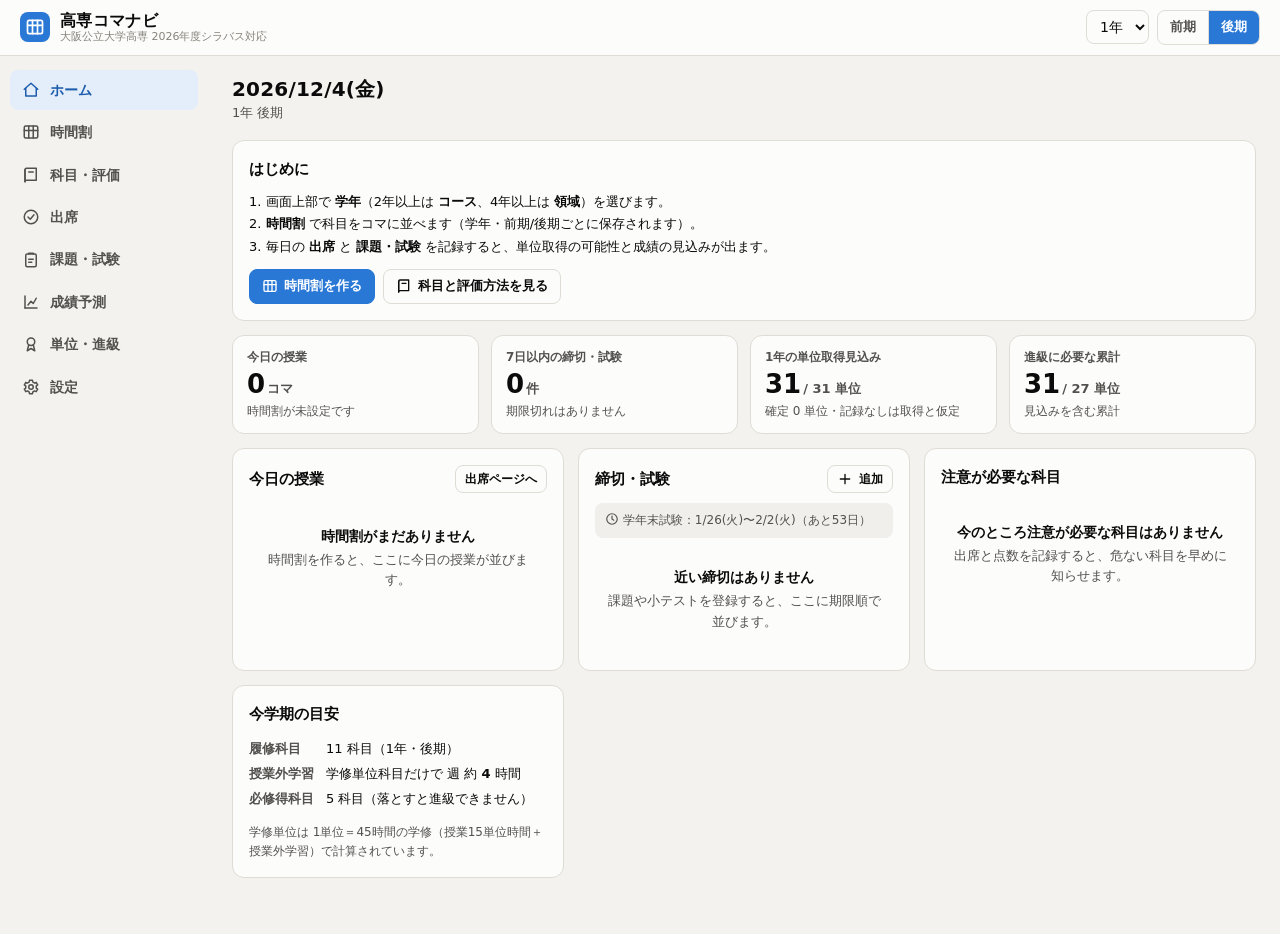
<file: index.html>
<!DOCTYPE html>
<html lang="ja">
<head>
<meta charset="UTF-8">
<meta name="viewport" content="width=device-width, initial-scale=1, viewport-fit=cover">
<title>高専コマナビ — 大阪公立大学高専 時間割・単位ナビ</title>
<meta name="description" content="大阪公立大学工業高等専門学校 2026年度シラバスをもとにした時間割・出席・課題・成績予測アプリ（ブラウザだけで動作）">
<meta name="theme-color" content="#2a78d6">
<link rel="icon" href="data:image/svg+xml,%3Csvg xmlns='http://www.w3.org/2000/svg' viewBox='0 0 32 32'%3E%3Crect width='32' height='32' rx='7' fill='%232a78d6'/%3E%3Cpath d='M8 9h16M8 16h16M8 23h16M13 6v20M20 6v20' stroke='%23fff' stroke-width='2' stroke-linecap='round'/%3E%3C/svg%3E">
<link rel="stylesheet" href="css/style.css">
</head>
<body>
<div id="app">
  <header class="appbar" id="appbar"></header>
  <nav class="nav" id="nav" aria-label="メインメニュー"></nav>
  <main class="page" id="page" tabindex="-1"></main>
</div>
<div id="modal-root"></div>
<div id="toast" class="toast" role="status" aria-live="polite"></div>
<noscript><p style="padding:24px">このアプリは JavaScript を有効にして開いてください。</p></noscript>
<script src="js/data.js"></script>
<script src="js/core.js"></script>
<script src="js/calc.js"></script>
<script src="js/ui.js"></script>
<script src="js/pages-timetable.js"></script>
<script src="js/pages-study.js"></script>
<script src="js/pages-credits.js"></script>
<script src="js/main.js"></script>
</body>
</html>
</file>
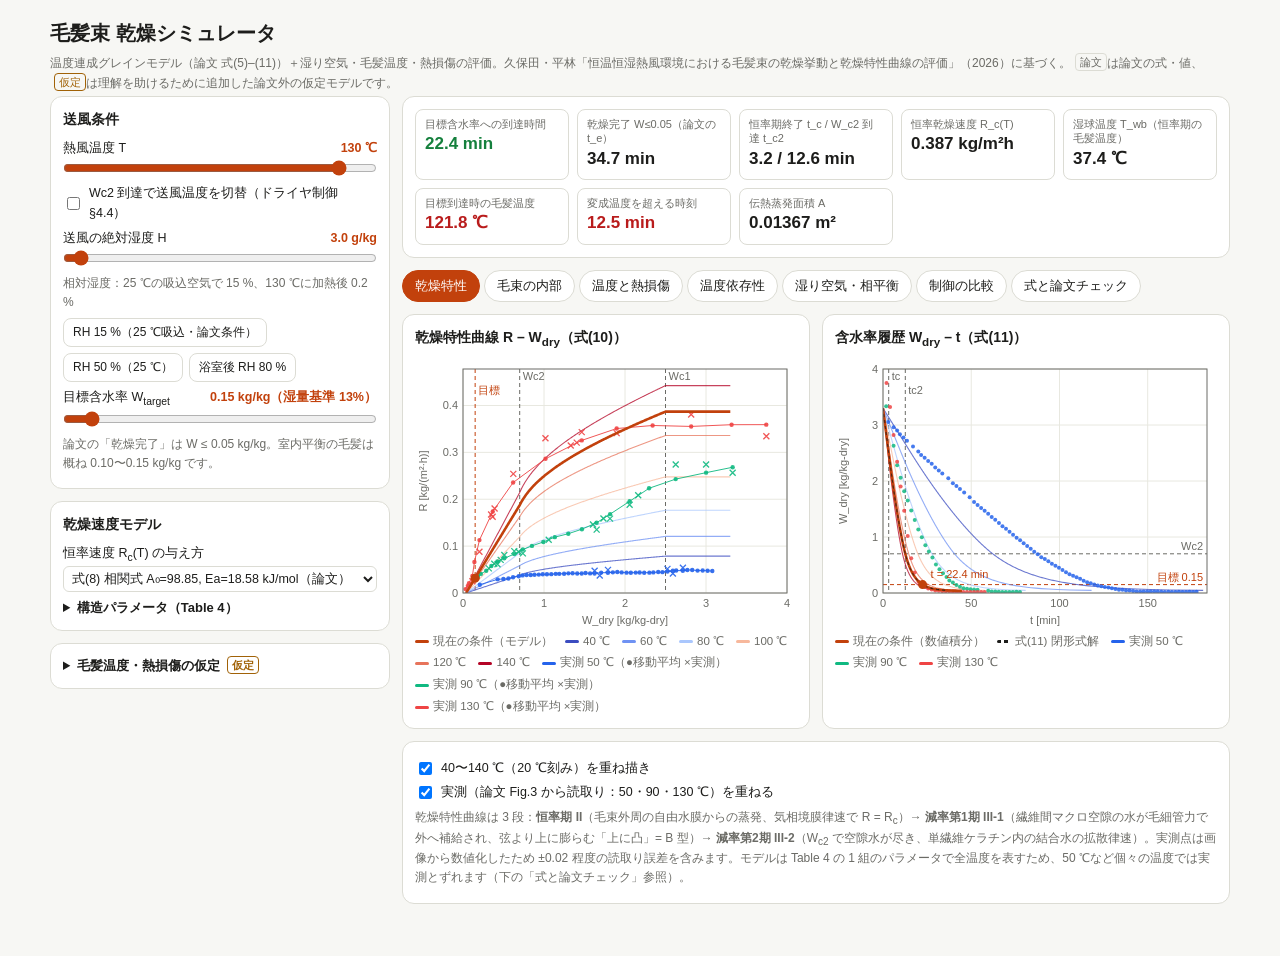
<file: simulator/index.html>
<!DOCTYPE html>
<html lang="ja"><head><meta charset="utf-8">
<meta name="viewport" content="width=device-width, initial-scale=1, viewport-fit=cover">
<title>毛髪束乾燥シミュレータ</title>
<style>
:root{--bg:#f7f7f4;--fg:#1d1d1b;--mut:#6b6b66;--card:#fff;--bd:#dcdcd4;--ac:#c2410c;--grid:#e8e8e0;--warn:#b91c1c;--ok:#15803d;--water:#2563eb;--keratin:#c8a878}
@media (prefers-color-scheme:dark){:root:not([data-theme="light"]){--bg:#16161a;--fg:#ececea;--mut:#9a9a94;--card:#222226;--bd:#3a3a40;--ac:#fb923c;--grid:#33333a;--warn:#f87171;--ok:#4ade80;--water:#60a5fa;--keratin:#a88a5c}}
:root[data-theme="dark"]{--bg:#16161a;--fg:#ececea;--mut:#9a9a94;--card:#222226;--bd:#3a3a40;--ac:#fb923c;--grid:#33333a;--warn:#f87171;--ok:#4ade80;--water:#60a5fa;--keratin:#a88a5c}
*{box-sizing:border-box}
body{margin:0;background:var(--bg);color:var(--fg);font:14px/1.55 -apple-system,"Hiragino Sans","Noto Sans JP","Yu Gothic",sans-serif;padding:14px max(14px,env(safe-area-inset-right)) 40px max(14px,env(safe-area-inset-left))}
.wrap{max-width:1180px;margin:auto}
h1{font-size:20px;margin:4px 0 2px}h2{font-size:14px;margin:0 0 8px}h3{font-size:13px;margin:10px 0 4px}
p.s,.s{color:var(--mut);font-size:12px;margin:4px 0}
.layout{display:grid;grid-template-columns:340px 1fr;gap:12px;align-items:start}
@media (max-width:860px){.layout{grid-template-columns:1fr}}
.side{position:sticky;top:8px;max-height:calc(100vh - 16px);overflow:auto}
@media (max-width:860px){.side{position:static;max-height:none}}
.card{background:var(--card);border:1px solid var(--bd);border-radius:12px;padding:12px;margin-bottom:12px;min-width:0}
.row{display:grid;grid-template-columns:1fr auto;gap:0 8px;margin:6px 0;font-size:12.5px}
.row b{font-variant-numeric:tabular-nums;color:var(--ac);font-weight:600}
input[type=range]{grid-column:1/3;width:100%;accent-color:var(--ac);margin:2px 0}
select{grid-column:1/3;width:100%;padding:4px;border-radius:6px;border:1px solid var(--bd);background:var(--card);color:var(--fg);font-size:12.5px}
label.c{font-size:12.5px;display:flex;gap:6px;align-items:center;margin:5px 0}
button{background:var(--card);color:var(--fg);border:1px solid var(--bd);border-radius:8px;padding:5px 9px;font-size:12px;cursor:pointer}
button:hover{border-color:var(--ac)}
.btns{display:flex;flex-wrap:wrap;gap:6px;margin:6px 0}
.kpi{display:grid;grid-template-columns:repeat(auto-fill,minmax(150px,1fr));gap:8px}
.k{border:1px solid var(--bd);border-radius:8px;padding:7px 9px}.k small{color:var(--mut);display:block;font-size:11px;line-height:1.3}.k span{font-size:17px;font-weight:600;font-variant-numeric:tabular-nums}
.k.w span{color:var(--warn)}.k.g span{color:var(--ok)}
.grid2{display:grid;grid-template-columns:1fr 1fr;gap:12px}
@media (max-width:1100px){.grid2{grid-template-columns:1fr}}
canvas{width:100%;display:block}
canvas.ch{height:270px}
.tabs{display:flex;gap:4px;flex-wrap:wrap;margin-bottom:12px}
.tabs button{border-radius:999px;padding:6px 12px;font-size:13px}
.tabs button.on{background:var(--ac);color:#fff;border-color:var(--ac)}
.pane{display:none}.pane.on{display:block}
table{border-collapse:collapse;width:100%;font-size:12px;font-variant-numeric:tabular-nums}
th,td{border-bottom:1px solid var(--bd);padding:5px 6px;text-align:right;white-space:nowrap}
th:first-child,td:first-child{text-align:left}
th{color:var(--mut);font-weight:500}
.tw{overflow-x:auto}
.eq{font-family:"Times New Roman",serif;font-size:14px;overflow-x:auto;padding:6px 8px;background:var(--bg);border-radius:6px;margin:6px 0;white-space:nowrap}
.tag{display:inline-block;font-size:10.5px;border:1px solid var(--bd);border-radius:4px;padding:0 4px;color:var(--mut);margin-left:4px;vertical-align:1px}
.tag.as{border-color:#a16207;color:#a16207}
details summary{cursor:pointer;font-size:13px;font-weight:600}
.bundle{display:grid;grid-template-columns:minmax(220px,320px) 1fr;gap:12px;align-items:center}
@media (max-width:600px){.bundle{grid-template-columns:1fr}}
#cvB{height:auto;aspect-ratio:1;max-width:320px;margin:auto}
ul.chk{padding-left:18px;margin:4px 0;font-size:12.5px}ul.chk li{margin:3px 0}
.leg{display:flex;flex-wrap:wrap;gap:4px 12px;font-size:11.5px;color:var(--mut);margin-top:4px}
.leg i{display:inline-block;width:14px;height:3px;vertical-align:middle;margin-right:4px;border-radius:2px}
</style></head><body><div class="wrap">
<h1>毛髪束 乾燥シミュレータ</h1>
<p class="s">温度連成グレインモデル（論文 式(5)–(11)）＋湿り空気・毛髪温度・熱損傷の評価。久保田・平林「恒温恒湿熱風環境における毛髪束の乾燥挙動と乾燥特性曲線の評価」（2026）に基づく。<span class="tag">論文</span>は論文の式・値、<span class="tag as">仮定</span>は理解を助けるために追加した論文外の仮定モデルです。</p>

<div class="layout">
<!-- ===== 左：操作パネル ===== -->
<div class="side">
<div class="card"><h2>送風条件</h2>
<div class="row"><span>熱風温度 T</span><b id="vT"></b><input type="range" id="T" min="40" max="140" step="1" value="130"></div>
<label class="c"><input type="checkbox" id="sw">Wc2 到達で送風温度を切替（ドライヤ制御 §4.4）</label>
<div class="row" id="swr"><span>切替後の温度 T₂</span><b id="vT2"></b><input type="range" id="T2" min="25" max="140" step="1" value="60"></div>
<div class="row"><span>送風の絶対湿度 H</span><b id="vH"></b><input type="range" id="H" min="1" max="60" step="0.5" value="3"></div>
<p class="s" id="vRH"></p>
<div class="btns"><button data-h="3">RH 15 %（25 ℃吸込・論文条件）</button><button data-h="9.9">RH 50 %（25 ℃）</button><button data-h="16">浴室後 RH 80 %</button></div>
<div class="row"><span>目標含水率 W<sub>target</sub></span><b id="vTg"></b><input type="range" id="tg" min="0.05" max="1.5" step="0.01" value="0.15"></div>
<p class="s">論文の「乾燥完了」は W ≤ 0.05 kg/kg。室内平衡の毛髪は概ね 0.10〜0.15 kg/kg です。</p>
</div>

<div class="card"><h2>乾燥速度モデル</h2>
<div class="row"><span>恒率速度 R<sub>c</sub>(T) の与え方</span><span></span>
<select id="rcm">
<option value="eq8">式(8) 相関式 A₀=98.85, Ea=18.58 kJ/mol（論文）</option>
<option value="t3">Table 3 恒率期 A₀=1.70×10³, Ea=27.60 kJ/mol（論文）</option>
<option value="ht">伝熱律速 R_c = h(T−T_wb)/L（130 ℃実測に h を合わせる）</option>
</select></div>
<details><summary>構造パラメータ（Table 4）</summary><div id="pp"></div>
<div class="btns"><button id="b2c1">β₂ を Wc2 で C¹ 連続となる値に</button><button id="b2z">β₂ = 0（Fig.6 の直線減率）</button><button id="rst">初期値に戻す</button></div>
<p class="s" id="b2note"></p>
<label class="c"><input type="checkbox" id="weIso">We を収着等温線（GAB）から決める <span class="tag as">相平衡</span></label>
</details>
</div>

<div class="card"><details><summary>毛髪温度・熱損傷の仮定 <span class="tag as">仮定</span></summary>
<div class="row"><span>結合水の脱着熱 q₀（W→0）</span><b id="vq0"></b><input type="range" id="q0" min="0" max="1500" step="50" value="1000"></div>
<div class="row"><span>ケラチン変成温度（乾燥毛）</span><b id="vtdd"></b><input type="range" id="tdd" min="100" max="240" step="5" value="150"></div>
<div class="row"><span>ケラチン変成温度（湿潤毛）</span><b id="vtdw"></b><input type="range" id="tdw" min="50" max="150" step="5" value="80"></div>
<div class="row"><span>色素退色の活性化エネルギー</span><b id="vEd"></b><input type="range" id="Ed" min="20" max="120" step="5" value="60"></div>
<p class="s">変成温度 T<sub>den</sub>(W) = T<sub>dry</sub> − (T<sub>dry</sub> − T<sub>wet</sub>)(1 − e<sup>−W/0.1</sup>)：水分が多いほど低い（DSC 文献の傾向）。色抜け指数は ∫exp[−E<sub>d</sub>/R(1/T<sub>s</sub> − 1/333 K)]dt で、「60 ℃で何分加熱したのと同等か」を表します。いずれも定性的な比較用です。</p>
</details></div>
</div>

<!-- ===== 右：結果 ===== -->
<div>
<div class="card"><div class="kpi" id="kpi"></div></div>

<div class="tabs" id="tabs">
<button data-p="p1" class="on">乾燥特性</button><button data-p="p2">毛束の内部</button><button data-p="p3">温度と熱損傷</button><button data-p="p4">温度依存性</button><button data-p="p5">湿り空気・相平衡</button><button data-p="p6">制御の比較</button><button data-p="p7">式と論文チェック</button>
</div>

<div class="pane on" id="p1">
<div class="grid2">
<div class="card"><h2>乾燥特性曲線 R – W<sub>dry</sub>（式(10)）</h2><canvas class="ch" id="c1"></canvas><div class="leg" id="l1"></div></div>
<div class="card"><h2>含水率履歴 W<sub>dry</sub> – t（式(11)）</h2><canvas class="ch" id="c2"></canvas><div class="leg" id="l2"></div></div>
</div>
<div class="card">
<label class="c"><input type="checkbox" id="cmp" checked>40〜140 ℃（20 ℃刻み）を重ね描き</label>
<label class="c"><input type="checkbox" id="exp" checked>実測（論文 Fig.3 から読取り：50・90・130 ℃）を重ねる</label>
<p class="s">乾燥特性曲線は 3 段：<b>恒率期 II</b>（毛束外周の自由水膜からの蒸発、気相境膜律速で R = R<sub>c</sub>）→ <b>減率第1期 III-1</b>（繊維間マクロ空隙の水が毛細管力で外へ補給され、弦より上に膨らむ「上に凸」= B 型）→ <b>減率第2期 III-2</b>（W<sub>c2</sub> で空隙水が尽き、単繊維ケラチン内の結合水の拡散律速）。実測点は画像から数値化したため ±0.02 程度の読取り誤差を含みます。モデルは Table 4 の 1 組のパラメータで全温度を表すため、50 ℃など個々の温度では実測とずれます（下の「式と論文チェック」参照）。</p>
</div>
</div>

<div class="pane" id="p2">
<div class="card"><h2>階層的グレインモデル：毛束（ペレット）と単繊維（グレイン）</h2>
<div class="bundle"><canvas id="cvB" width="320" height="320"></canvas>
<div><div class="row"><span>時間 t</span><b id="vts"></b><input type="range" id="ts" min="0" max="1000" step="1" value="0"></div>
<div class="btns"><button id="play">▶ 再生</button></div>
<div class="kpi" id="kb"></div>
<p class="s" id="phaseTxt"></p></div></div>
<p class="s">外側の水色の輪＝毛束外周の自由水膜、繊維のすき間の青＝マクロ空隙水（半径 r<sub>m</sub> の湿潤核が後退）、繊維の色＝繊維内の結合水（θ）。外枠の色は毛髪温度（青：低温 → 赤：高温）。r<sub>m</sub> は空隙水量に比例する円柱核として r<sub>m</sub> = R<sub>0</sub>√[(W − W<sub>c2</sub>)/(W<sub>c1</sub> − W<sub>c2</sub>)] で描画しています（可視化のための仮定）。</p></div>
</div>

<div class="pane" id="p3">
<div class="card"><h2>毛髪温度 T<sub>s</sub> – t <span class="tag as">仮定</span></h2><canvas class="ch" id="c3" style="height:300px"></canvas><div class="leg" id="l3"></div>
<p class="s">集中定数の熱収支：C dT<sub>s</sub>/dt = G(T<sub>air</sub> − T<sub>s</sub>) − ṁ[L(T<sub>s</sub>) + q<sub>s</sub>(W)]、C = m<sub>h</sub>(1300 + 4180W)。総括伝熱コンダクタンス G は恒率期に T<sub>s</sub> が湿球温度 T<sub>wb</sub> になるよう較正（Lewis 数 = 1）。q<sub>s</sub>(W) = q₀e<sup>−W/0.11</sup> は結合水の脱着熱。水が蒸発している間は潜熱で冷やされ T<sub>s</sub> ≈ T<sub>wb</sub>、W<sub>c2</sub> 以降は蒸発が細り T<sub>s</sub> が上昇、乾燥完了後は送風温度まで一気に上がる——論文 §3.2 の SEM で見られたキューティクル熱融着の原因です。</p></div>
<div class="grid2">
<div class="card"><h2>熱損傷の累積</h2><canvas class="ch" id="c4"></canvas><div class="leg" id="l4"></div></div>
<div class="card"><h2>この条件での損傷指標</h2><div class="kpi" id="kd"></div>
<p class="s">「変成超過量」= ∫max(0, T<sub>s</sub> − T<sub>den</sub>(W))dt［K·min］。0 なら一度も変成温度を超えていません。目標含水率に達した時点で送風を止める想定で評価しています。</p></div>
</div>
</div>

<div class="pane" id="p4">
<div class="grid2">
<div class="card"><h2>アレニウスプロット（論文 Fig.4・Table 3）</h2><canvas class="ch" id="c5"></canvas><div class="leg" id="l5"></div>
<p class="s">点は論文 Fig.4 から読取り、破線はその回帰。各期の見かけの活性化エネルギーは 25〜28 kJ/mol に収まり、水の蒸発潜熱（約 40〜44 kJ/mol）より小さい → 減率期でも毛細管補給と境膜拡散が効いている、というのが論文の主張です。実線は現在選択中の R<sub>c</sub>(T) モデル。</p></div>
<div class="card"><h2>温度と特性値（モデル vs 実測 Table 2）</h2><div class="tw"><table id="tbT"></table></div>
<p class="s">t<sub>e</sub>：乾燥完了時間（モデルは W ≤ 0.05 kg/kg）。実測の W<sub>c1</sub>・W<sub>c2</sub>・W<sub>e</sub> は温度ごとに異なりますが、モデルは温度によらず一定（Table 4）と仮定しています。</p></div>
</div>
</div>

<div class="pane" id="p5">
<div class="grid2">
<div class="card"><h2>湿り空気：送風温度と湿球温度・相対湿度</h2><canvas class="ch" id="c6"></canvas><div class="leg" id="l6"></div>
<p class="s">絶対湿度 H 一定の空気を加熱すると相対湿度は急低下し（加熱除湿）、湿球温度はゆっくりしか上がりません。恒率期の毛髪温度は湿球温度に張り付くため、高温送風でも濡れている間は毛髪は比較的低温です。</p></div>
<div class="card"><h2>毛髪の水分収着等温線（GAB 式） <span class="tag as">仮定</span></h2><canvas class="ch" id="c7"></canvas><div class="leg" id="l7"></div>
<p class="s">W = X<sub>m</sub>CKa<sub>w</sub>/[(1 − Ka<sub>w</sub>)(1 − Ka<sub>w</sub> + CKa<sub>w</sub>)]、X<sub>m</sub> = 0.07, C = 8, K = 0.8（ヒト毛髪の文献値の傾向に合わせた値）。平衡含水率は「空気の相対湿度」で決まり、乾燥のゴール W<sub>e</sub> を与えます（相平衡）。</p></div>
</div>
</div>

<div class="pane" id="p6">
<div class="card"><h2>送風プロファイルの比較</h2><div class="tw"><table id="tbS"></table></div>
<p class="s">各行を同じ毛束・同じ湿度で計算し、目標含水率に達した時点で送風停止とした比較です。加熱量指数 = ∫(T<sub>air</sub> − 25)dt（風量一定とした相対的な電力量の目安）。「高温→W<sub>c2</sub>で低温」が、速さと熱損傷の両立を狙う論文 §4.4 の提案です。</p></div>
<div class="card"><h2>毛髪温度の比較</h2><canvas class="ch" id="c8" style="height:300px"></canvas><div class="leg" id="l8"></div></div>
</div>

<div class="pane" id="p7">
<div class="card"><h2>モデル式（論文）</h2>
<div class="eq">A = 4W<sub>0</sub>/(dρ)　(3)　　R = −(W<sub>0</sub>/A)·dW/dt　(4)</div>
<div class="eq">R(W;T) = R<sub>c</sub>(T)　(W ≥ W<sub>c1</sub>)；　R<sub>c</sub>/[1 + α<sub>M</sub> ln(u<sub>1</sub>/u)]　(W<sub>c2</sub> ≤ W &lt; W<sub>c1</sub>)；　R<sub>c2</sub>*θ[1 + β<sub>2</sub>(1 − θ)]　(W<sub>e</sub> &lt; W &lt; W<sub>c2</sub>)　(10)</div>
<div class="eq">u = W − W<sub>c2</sub> + δ,　u<sub>1</sub> = W<sub>c1</sub> − W<sub>c2</sub> + δ,　θ = (W − W<sub>e</sub>)/(W<sub>c2</sub> − W<sub>e</sub>),　R<sub>c2</sub>* = R<sub>c</sub>/[1 + α<sub>M</sub> ln(u<sub>1</sub>/δ)]　(9)</div>
<div class="eq">t(W;T) = (W<sub>init</sub> − W)/K<sub>c</sub>；　t<sub>c</sub> + [(1 + α<sub>M</sub>)(W<sub>c1</sub> − W) − α<sub>M</sub>u ln(u<sub>1</sub>/u)]/K<sub>c</sub>；　t<sub>c2</sub> + [ln(1/θ) + ln(1 + β<sub>2</sub>(1 − θ))]/[K<sub>2</sub>(1 + β<sub>2</sub>)]　(11)</div>
<div class="eq">K<sub>c</sub> = (A/W<sub>0</sub>)R<sub>c</sub>,　K<sub>2</sub> = (A/W<sub>0</sub>)R<sub>c2</sub>*/(W<sub>c2</sub> − W<sub>e</sub>)　（R が W<sub>c2</sub> で連続となる条件から）</div>
<p class="s">シミュレータは式(11)の閉形式解（一定温度）と、式(10)の数値積分（温度切替・毛髪温度の計算）の両方を使っています。下の「検算」で両者が一致することを確認できます。</p>
</div>
<div class="card"><h2>検算と論文との対応チェック</h2><ul class="chk" id="chk"></ul></div>
</div>
</div>
</div>

<script>
"use strict";
// ---------- 論文 Fig.3 から数値化した実測データ（tools/digitize_figs.py） ----------
const EXP={"RW":{"130C_MA5":[[3.744,0.3591],[3.316,0.359],[2.817,0.3553],[2.341,0.3573],[1.897,0.3508],[1.466,0.3255],[1.019,0.2863],[0.619,0.2356],[0.367,0.1737],[0.203,0.1128],[0.141,0.0661],[0.116,0.0363],[0.074,0.0208],[0.06,0.0152],[0.032,0.0083]],"130C_measured":[[3.745,0.3344],[2.817,0.3808],[1.897,0.3411],[1.466,0.3432],[1.404,0.3207],[1.33,0.3145],[1.018,0.3301],[0.621,0.2541],[0.39,0.1803],[0.366,0.1627],[0.347,0.1676],[0.203,0.0879],[0.145,0.0335],[0.116,0.025]],"50C_MA5":[[3.078,0.0468],[3.02,0.0475],[2.959,0.0479],[2.896,0.0478],[2.83,0.0491],[2.77,0.049],[2.714,0.0475],[2.632,0.0479],[2.591,0.0476],[2.524,0.0456],[2.462,0.0445],[2.41,0.0447],[2.35,0.0439],[2.301,0.0434],[2.237,0.0433],[2.181,0.0436],[2.132,0.0435],[2.072,0.0432],[2.019,0.0434],[1.959,0.0439],[1.905,0.0449],[1.85,0.0441],[1.789,0.043],[1.706,0.0435],[1.624,0.0416],[1.569,0.0418],[1.513,0.0427],[1.465,0.0415],[1.41,0.0415],[1.353,0.0421],[1.301,0.0419],[1.248,0.0411],[1.189,0.0409],[1.145,0.0409],[1.09,0.0402],[1.036,0.0399],[0.985,0.0399],[0.936,0.0392],[0.883,0.0388],[0.836,0.0385],[0.785,0.0385],[0.735,0.0375],[0.688,0.0357],[0.618,0.0336],[0.561,0.0308],[0.499,0.0299],[0.428,0.0291],[0.207,0.0177]],"50C_measured":[[2.715,0.0538],[2.591,0.0417],[2.524,0.0515],[1.79,0.0494],[1.688,0.0374],[1.625,0.0475]],"90C_MA5":[[3.329,0.2682],[3.001,0.2567],[2.626,0.2429],[2.297,0.2234],[2.057,0.1956],[1.816,0.1682],[1.65,0.1499],[1.468,0.1361],[1.3,0.1265],[1.133,0.1191],[0.992,0.1089],[0.851,0.1005],[0.739,0.0928],[0.633,0.083],[0.51,0.0741],[0.424,0.0671],[0.35,0.0575],[0.287,0.0476],[0.22,0.0407],[0.184,0.0346],[0.144,0.0275]],"90C_measured":[[3.329,0.2566],[3.001,0.2741],[2.626,0.274],[2.163,0.2084],[2.057,0.1881],[1.815,0.1587],[1.734,0.1589],[1.65,0.1352],[1.605,0.1461],[1.058,0.1137],[0.739,0.0846],[0.686,0.088],[0.633,0.0894],[0.51,0.081],[0.465,0.0707],[0.426,0.0612],[0.386,0.0624],[0.319,0.0526]]},"WT":{"130C":[[2.0,3.749],[4.0,3.321],[6.0,2.821],[8.0,2.345],[10.0,1.901],[12.0,1.468],[14.0,1.02],[16.0,0.622],[18.0,0.368],[20.1,0.203],[21.6,0.143],[23.6,0.119],[25.6,0.081],[27.6,0.063],[29.6,0.045],[31.6,0.038],[33.6,0.034],[35.6,0.031],[37.6,0.031],[39.6,0.027],[41.6,0.022],[43.6,0.022],[45.6,0.02],[47.6,0.02],[49.6,0.02],[51.6,0.02],[53.6,0.02],[55.6,0.02],[57.6,0.02]],"50C":[[3.0,3.053],[6.0,2.962],[8.0,2.9],[9.6,2.834],[11.6,2.776],[13.6,2.72],[17.0,2.616],[20.0,2.527],[21.6,2.465],[23.6,2.414],[25.6,2.358],[27.6,2.307],[29.6,2.242],[31.6,2.186],[33.6,2.136],[37.0,2.049],[39.6,1.962],[41.6,1.911],[43.6,1.855],[46.0,1.793],[49.1,1.708],[51.6,1.626],[53.6,1.573],[55.6,1.519],[57.6,1.47],[59.6,1.416],[61.6,1.356],[63.6,1.306],[65.7,1.251],[67.7,1.192],[69.7,1.148],[71.7,1.094],[73.7,1.042],[75.7,0.987],[77.7,0.942],[79.7,0.888],[81.7,0.839],[83.7,0.79],[85.7,0.738],[87.7,0.691],[89.7,0.638],[91.7,0.606],[93.7,0.566],[95.7,0.523],[97.7,0.485],[99.7,0.45],[101.7,0.412],[103.7,0.369],[105.7,0.333],[107.7,0.306],[109.7,0.28],[111.7,0.253],[113.7,0.217],[115.7,0.192],[117.7,0.174],[119.7,0.15],[121.7,0.134],[123.7,0.121],[125.7,0.107],[127.7,0.096],[129.7,0.085],[131.7,0.072],[133.7,0.058],[135.7,0.056],[137.7,0.043],[139.7,0.043],[141.7,0.036],[143.7,0.029],[145.7,0.029],[147.7,0.027],[149.7,0.025],[151.7,0.027],[153.7,0.027],[155.7,0.025],[157.7,0.022],[159.7,0.02],[161.7,0.022],[163.7,0.02],[165.7,0.02],[167.7,0.022],[169.7,0.02],[171.7,0.02],[173.7,0.022],[175.7,0.02],[177.7,0.022]],"90C":[[1.8,3.335],[6.0,2.63],[8.0,2.28],[10.0,2.059],[12.0,1.817],[14.0,1.652],[16.0,1.471],[18.0,1.302],[20.0,1.136],[22.0,0.994],[24.0,0.852],[26.0,0.74],[28.0,0.635],[30.0,0.511],[32.0,0.426],[34.0,0.351],[36.0,0.287],[37.6,0.222],[39.6,0.186],[41.6,0.143],[43.6,0.11],[45.6,0.085],[47.6,0.078],[49.6,0.069],[51.6,0.063],[53.6,0.056],[59.6,0.038],[61.6,0.025],[63.6,0.025],[65.6,0.022],[67.6,0.02],[69.6,0.02],[71.6,0.02],[73.6,0.02],[75.6,0.022],[77.6,0.02]]}};
// 論文 Table 2（実測の特性値）
const TAB2={50:{Rc:0.048,Wc1:3.124,Wc2:0.744,tc:20,te:148,We:0.182},90:{Rc:0.252,Wc1:3.009,Wc2:2.068,tc:7,te:78,We:0.171},130:{Rc:0.355,Wc1:2.247,Wc2:0.623,tc:10,te:42,We:0.098}};
// 論文 Fig.4 から読取った ln k（130, 90, 50 ℃）
const ARR={Rc:[-1.032,-1.377,-3.045],Rc2:[-1.445,-1.50,-3.25],K2:[-0.873,-2.27,-2.99]};
const EXPC={"50C":"#2563eb","90C":"#10b981","130C":"#ef4444"};
const TC=[[40,"#3b4cc0"],[60,"#6f92f3"],[80,"#aac7fd"],[100,"#f7b89c"],[120,"#e7745b"],[140,"#b40426"]];

// ---------- パラメータ ----------
const D={Winit:[3.30,2,4,0.01,"初期含水率 W_init [kg/kg]"],Wc1:[2.50,1,3.3,0.01,"第1臨界含水率 Wc1 [kg/kg]"],Wc2:[0.70,0.2,1.5,0.01,"第2臨界含水率 Wc2 [kg/kg]"],We:[0.038,0,0.2,0.001,"終局平衡含水率 We [kg/kg]"],aM:[0.35,0,1.5,0.01,"αM マクロ細孔拡散抵抗係数 [−]"],dl:[0.09,0.01,0.3,0.005,"δ 境界平滑化パラメータ [−]"],b2:[0,-0.9,2,0.01,"β₂ 単繊維二次補正係数 [−]（論文に値なし）"],W0:[0.3553,0.05,3,0.0001,"正味絶乾質量 W0 [g]"],d:[80,40,120,1,"単繊維径 d [μm]"]};
const P={};const $=id=>document.getElementById(id);
for(const k in D)$("pp").insertAdjacentHTML("beforeend",`<div class="row"><span>${D[k][4]}</span><b id="v${k}"></b><input type="range" id="p${k}" min="${D[k][1]}" max="${D[k][2]}" step="${D[k][3]}" value="${D[k][0]}"></div>`);
const RHO=1300,Rg=8.314,TREF=25;

// ---------- 湿り空気 ----------
function ps(T){return Math.pow(10,T>100?8.14019-1810.94/(244.485+T):8.07131-1730.63/(233.426+T))*0.133322;} // Antoine [kPa]
const Lv=T=>2501-2.37*T; // 蒸発潜熱 [kJ/kg]
const H2p=H=>H*101.325/(0.622+H);
const RH=(T,H)=>Math.min(1,H2p(H)/ps(T));
function Twb(T,H){let lo=-10,hi=T;for(let i=0;i<60;i++){const m=(lo+hi)/2,p=ps(m),Hs=p>=101.3?1e3:0.622*p/(101.325-p);((T-m)*(1.006+1.86*H)-Lv(m)*(Hs-H)>0)?lo=m:hi=m;}return (lo+hi)/2;}
// GAB 収着等温線
const GAB=a=>{const Xm=0.07,C=8,K=0.8;return Xm*C*K*a/((1-K*a)*(1-K*a+C*K*a));};

// ---------- 乾燥速度（論文 式(8)〜(11)） ----------
let H=0.003;
function Rc(T){const m=$("rcm").value;
 if(m==="t3")return 1.70e3*Math.exp(-27600/(Rg*(T+273.15)));
 if(m==="ht"){const h=0.355*Lv(Twb(130,H))/(130-Twb(130,H));return Math.max(0,h*(T-Twb(T,H))/Lv(Twb(T,H)));}
 return 98.85*Math.exp(-18580/(Rg*(T+273.15)));}
const area=()=>4*(P.W0/1000)/(P.d*1e-6*RHO); // [m2]
const kA=()=>area()/(P.W0/1000)/60; // R[kg/m2h] → dW/dt[1/min]
const u1=()=>P.Wc1-P.Wc2+P.dl;
const Dn=()=>1+P.aM*Math.log(u1()/P.dl);
const Rc2s=T=>Rc(T)/Dn();
function rate(W,T){const c=Rc(T);
 if(W>=P.Wc1)return c;
 if(W>=P.Wc2)return c/(1+P.aM*Math.log(u1()/(W-P.Wc2+P.dl)));
 if(W>P.We){const th=(W-P.We)/(P.Wc2-P.We);return Rc2s(T)*th*(1+P.b2*(1-th));}
 return 0;}
function tAnalytic(W,T){const Kc=kA()*Rc(T);if(Kc<=0)return Infinity;
 if(W>=P.Wc1)return (P.Winit-W)/Kc;
 const tc=(P.Winit-P.Wc1)/Kc;
 if(W>=P.Wc2){const u=W-P.Wc2+P.dl;return tc+((1+P.aM)*(P.Wc1-W)-P.aM*u*Math.log(u1()/u))/Kc;}
 const tc2=tc+((1+P.aM)*(P.Wc1-P.Wc2)-P.aM*P.dl*Math.log(u1()/P.dl))/Kc;
 if(W<=P.We)return Infinity;
 const K2=kA()*Rc2s(T)/(P.Wc2-P.We),th=(W-P.We)/(P.Wc2-P.We);
 return tc2+(Math.log(1/th)+Math.log(1+P.b2*(1-th)))/(K2*(1+P.b2));}
const b2C1=()=>1-P.aM*(P.Wc2-P.We)/(P.dl*Dn());

// ---------- 時間積分：含水率＋毛髪温度＋損傷 ----------
const Tden=W=>{const a=+$("tdd").value,b=+$("tdw").value;return a-(a-b)*(1-Math.exp(-W/0.1));};
function calib(T){const tw=Twb(T,H),r=Rc(T);return{tw,G:area()*r/3600*Lv(tw)*1000/Math.max(T-tw,0.5)};}
// prof(W) → 送風温度。tg に達したら（stopAtTarget のとき）送風停止。
function sim(prof,tg,opt={}){
 const dt=0.01,mh=P.W0/1000,k=kA(),q0=+$("q0").value,Ed=+$("Ed").value*1000,cache={};
 let t=0,W=P.Winit,Ts=TREF,i=0,tt=null,tc=null,tc2=null,te=null,maxTs=Ts,over=0,cf=0,heat=0,cx=null,TsTg=null;
 const pts=[],end=opt.tEnd||600;
 while(t<end){const Ta=prof(W),r=rate(W,Ta),cb=cache[Ta]||(cache[Ta]=calib(Ta));
  if(i++%20===0)pts.push([t,W,Ts,Ta,Tden(W),over,cf]);
  if(tc===null&&W<P.Wc1)tc=t;if(tc2===null&&W<P.Wc2)tc2=t;if(te===null&&W<=0.05)te=t;
  if(tt===null&&W<=tg){tt=t;TsTg=Ts;if(opt.stop)break;}
  if(tt!==null&&te!==null&&t>Math.max(tt,te)+(opt.tail??8))break;
  if(W<=P.We+1e-4&&tt===null&&t>5&&Math.abs(cb.G*(Ta-Ts))<1e-4)break;
  const qs=q0*Math.exp(-W/0.11),C=mh*(1300+4180*W),m=area()*r/3600; // m: 蒸発速度 [kg/s]
  Ts+=(cb.G*(Ta-Ts)-m*(Lv(Ts)+qs)*1000)/C*dt*60;
  W=Math.max(P.We,W-k*r*dt);
  if(tt===null||!opt.stop){const ex=Ts-Tden(W);if(ex>0){over+=ex*dt;if(cx===null)cx=t;}
   cf+=Math.exp(-Ed/Rg*(1/(Ts+273.15)-1/333.15))*dt;heat+=(Ta-TREF)*dt;}
  maxTs=Math.max(maxTs,Ts);t+=dt;}
 pts.push([t,W,Ts,prof(W),Tden(W),over,cf]);
 return{pts,tt,tc,tc2,te,maxTs,over,cf,heat,cx,TsTg};}

// ---------- 描画ユーティリティ ----------
const css=n=>getComputedStyle(document.documentElement).getPropertyValue(n).trim();
function nice(a,b,n=5){const r=(b-a)/n,p=Math.pow(10,Math.floor(Math.log10(r))),f=r/p,s=(f<1.5?1:f<3?2:f<7?5:10)*p,out=[];for(let v=Math.ceil(a/s-1e-9)*s;v<=b+1e-9;v+=s)out.push(+v.toFixed(10));return out;}
function plot(cv,o){const d=devicePixelRatio||1,w=cv.clientWidth,h=cv.clientHeight;if(!w)return null;cv.width=w*d;cv.height=h*d;const g=cv.getContext("2d");g.scale(d,d);
 const mut=css("--mut"),gr=css("--grid"),fg=css("--fg"),L=48,R=o.y2?46:10,T=10,B=36;
 const [x0,x1]=o.x,[y0,y1]=o.y,X=x=>L+(x-x0)/(x1-x0)*(w-L-R),Y=y=>h-B-(y-y0)/(y1-y0)*(h-B-T);
 g.font="11px sans-serif";g.lineWidth=1;g.strokeStyle=gr;g.fillStyle=mut;
 for(const x of nice(x0,x1,Math.max(3,Math.floor(w/80)))){g.beginPath();g.moveTo(X(x),T);g.lineTo(X(x),h-B);g.stroke();g.textAlign="center";g.fillText(+x.toFixed(3),X(x),h-B+14);}
 for(const y of nice(y0,y1,5)){g.beginPath();g.moveTo(L,Y(y));g.lineTo(w-R,Y(y));g.stroke();g.textAlign="right";g.fillText(+y.toFixed(3),L-5,Y(y)+4);}
 g.textAlign="center";g.fillText(o.xl,(L+w-R)/2,h-5);g.save();g.translate(12,(h-B+T)/2);g.rotate(-Math.PI/2);g.fillText(o.yl,0,0);g.restore();
 let Y2=null;if(o.y2){const[a,b]=o.y2.r;Y2=y=>h-B-(y-a)/(b-a)*(h-B-T);g.textAlign="left";for(const y of nice(a,b,5))g.fillText(+y.toFixed(3),w-R+5,Y2(y)+4);g.save();g.translate(w-6,(h-B+T)/2);g.rotate(Math.PI/2);g.textAlign="center";g.fillText(o.y2.l,0,0);g.restore();}
 g.save();g.beginPath();g.rect(L,T,w-L-R,h-B-T);g.clip();
 for(const v of o.v||[]){g.setLineDash([4,3]);g.strokeStyle=v.c||mut;g.beginPath();g.moveTo(X(v.x),T);g.lineTo(X(v.x),h-B);g.stroke();g.setLineDash([]);g.fillStyle=v.c||mut;g.textAlign="left";g.fillText(v.l,X(v.x)+3,T+11+(v.dy||0));}
 for(const v of o.h||[]){g.setLineDash([4,3]);g.strokeStyle=v.c||mut;g.beginPath();g.moveTo(L,Y(v.y));g.lineTo(w-R,Y(v.y));g.stroke();g.setLineDash([]);g.fillStyle=v.c||mut;g.textAlign="right";g.fillText(v.l,w-R-4,Y(v.y)-4);}
 for(const s of o.s){const YY=s.y2?Y2:Y;g.strokeStyle=g.fillStyle=s.c;g.globalAlpha=s.a??1;g.lineWidth=s.w||1.4;g.setLineDash(s.dash||[]);
  if(s.m){for(const p of s.d){const px=X(p[0]),py=YY(p[1]);g.beginPath();if(s.m==="x"){g.lineWidth=1.3;g.moveTo(px-3,py-3);g.lineTo(px+3,py+3);g.moveTo(px+3,py-3);g.lineTo(px-3,py+3);g.stroke();}else{g.arc(px,py,s.r||2.6,0,7);g.fill();}}}
  if(!s.m||s.line){g.beginPath();let st=false;for(const p of s.d){if(!isFinite(p[1])||!isFinite(p[0])){st=false;continue;}st?g.lineTo(X(p[0]),YY(p[1])):g.moveTo(X(p[0]),YY(p[1]));st=true;}g.stroke();}
  g.setLineDash([]);g.globalAlpha=1;}
 for(const p of o.p||[]){g.fillStyle=p.c||css("--ac");g.beginPath();g.arc(X(p.x),Y(p.y),4.5,0,7);g.fill();g.textAlign=X(p.x)>w*0.65?"right":"left";g.fillText(p.l,X(p.x)+(X(p.x)>w*0.65?-8:8),Y(p.y)-7);}
 if(o.cur!=null){g.strokeStyle=fg;g.lineWidth=1;g.beginPath();g.moveTo(X(o.cur),T);g.lineTo(X(o.cur),h-B);g.stroke();}
 g.restore();g.strokeStyle=mut;g.strokeRect(L,T,w-L-R,h-B-T);return{X,Y};}
function legend(id,items){$(id).innerHTML=items.map(([c,l,dash])=>`<span><i style="background:${dash?`repeating-linear-gradient(90deg,${c} 0 4px,transparent 4px 7px)`:c}"></i>${l}</span>`).join("");}
const f=(v,n=1,u="")=>v==null||!isFinite(v)?"—":v.toFixed(n)+u;
const kpi=(id,arr)=>$(id).innerHTML=arr.map(([l,v,c])=>`<div class="k ${c||""}"><small>${l}</small><span>${v}</span></div>`).join("");

// ---------- 状態 ----------
let M=null,curT=0,playing=false;
function readP(){for(const k in D){P[k]=+$("p"+k).value;$("v"+k).textContent=k==="W0"?P[k].toFixed(4):P[k];}
 if($("weIso").checked){P.We=GAB(RH(+$("T").value,H));$("vWe").textContent=P.We.toFixed(3)+"（GAB）";}}
function prof(){const T=+$("T").value,T2=+$("T2").value,sw=$("sw").checked;return sw?(W=>W>=P.Wc2?T:T2):(()=>T);}

function update(){
 H=+$("H").value/1000;readP();
 const T=+$("T").value,T2=+$("T2").value,sw=$("sw").checked,tg=+$("tg").value;
 $("vT").textContent=T+" ℃";$("vT2").textContent=T2+" ℃";$("swr").style.display=sw?"grid":"none";
 $("vH").textContent=(H*1000).toFixed(1)+" g/kg";$("vRH").textContent="相対湿度：25 ℃の吸込空気で "+(RH(25,H)*100).toFixed(0)+" %、"+T+" ℃に加熱後 "+(RH(T,H)*100).toFixed(1)+" %";
 $("vTg").textContent=tg.toFixed(2)+" kg/kg（湿量基準 "+(tg/(1+tg)*100).toFixed(0)+"%）";
 $("vq0").textContent=$("q0").value+" kJ/kg";$("vtdd").textContent=$("tdd").value+" ℃";$("vtdw").textContent=$("tdw").value+" ℃";$("vEd").textContent=$("Ed").value+" kJ/mol";
 $("b2note").textContent=`現在の構造パラメータで、W_c2 において R の傾きまで連続（C¹）となる β₂ は ${b2C1().toFixed(3)} です。論文 Fig.6 の Phase III-2 は直線（β₂ = 0）に見えます。`;
 M=sim(prof(),tg,{stop:false,tail:10});
 const tw=Twb(T,H),cal=calib(T),last=M.pts[M.pts.length-1];
 const stopM=sim(prof(),tg,{stop:true});
 kpi("kpi",[
  ["目標含水率への到達時間",f(M.tt,1," min"),"g"],["乾燥完了 W≤0.05（論文の t_e）",f(M.te,1," min")],
  ["恒率期終了 t_c / W_c2 到達 t_c2",f(M.tc,1)+" / "+f(M.tc2,1)+" min"],["恒率乾燥速度 R_c(T)",f(Rc(T),3)+" kg/m²h"],
  ["湿球温度 T_wb（恒率期の毛髪温度）",f(tw,1," ℃")],["目標到達時の毛髪温度",f(stopM.TsTg,1," ℃"),stopM.over>0?"w":""],
  ["変成温度を超える時刻",M.cx==null?"超えない":f(M.cx,1," min"),M.cx==null?"g":"w"],["伝熱蒸発面積 A",area().toFixed(5)+" m²"],
 ]);
 drawAll();}

function drawP1(){
 const T=+$("T").value,cmp=$("cmp").checked,ex=$("exp").checked,ac=css("--ac"),tg=+$("tg").value;
 const Ws=[];for(let i=0;i<=400;i++)Ws.push(P.Winit-(P.Winit-Math.max(P.We,0.0005))*i/400);
 const S1=[],S2=[],L1=[],L2=[];
 if(cmp)for(const[t,c]of TC){S1.push({d:Ws.map(w=>[w,rate(w,t)]),c,a:.75,w:1.1});S2.push({d:Ws.filter(w=>w>P.We+1e-3).map(w=>[tAnalytic(w,t),w]),c,a:.75,w:1.1});L1.push([c,t+" ℃"]);}
 if(ex)for(const s of["50C","90C","130C"]){const c=EXPC[s];S1.push({d:EXP.RW[s+"_MA5"],c,m:"o",r:2.2,line:1,w:1,a:.9});S1.push({d:EXP.RW[s+"_measured"],c,m:"x",a:.9});S2.push({d:EXP.WT[s],c,m:"o",r:2,a:.85});L2.push([c,"実測 "+s.replace("C"," ℃")]);}
 const main=$("sw").checked?M.pts.map(p=>[p[1],rate(p[1],p[3])]):Ws.map(w=>[w,rate(w,T)]);
 S1.push({d:main,c:ac,w:2.6});
 let ym=0.1;S1.forEach(s=>s.d.forEach(p=>{if(p[1]>ym)ym=p[1]}));
 plot($("c1"),{x:[0,Math.max(4,P.Winit)],y:[0,ym*1.08],xl:"W_dry [kg/kg-dry]",yl:"R [kg/(m²·h)]",s:S1,
  v:[{x:P.Wc1,l:"Wc1"},{x:P.Wc2,l:"Wc2"},{x:tg,l:"目標",c:ac,dy:14}],p:[{x:tg,y:rate(tg,$("sw").checked&&tg<P.Wc2?+$("T2").value:T),l:""}]});
 legend("l1",[[ac,"現在の条件（モデル）"],...L1,...L2.map(x=>[x[0],x[1]+"（●移動平均 ×実測）"])]);
 S2.push({d:M.pts.map(p=>[p[0],p[1]]),c:ac,w:2.6});
 if(!$("sw").checked){const an=Ws.filter(w=>w>P.We+1e-3).map(w=>[tAnalytic(w,T),w]);S2.push({d:an,c:css("--fg"),w:1,dash:[3,3]});}
 const xm=Math.min(600,Math.max(60,(cmp?tAnalytic(0.05,40):0),M.te||0,M.tt||0,ex?180:0)*1.02);
 plot($("c2"),{x:[0,xm],y:[0,Math.max(4,P.Winit)],xl:"t [min]",yl:"W_dry [kg/kg-dry]",s:S2,h:[{y:tg,l:"目標 "+tg.toFixed(2),c:ac},{y:P.Wc2,l:"Wc2"}],
  v:[M.tc!=null?{x:M.tc,l:"tc"}:null,M.tc2!=null?{x:M.tc2,l:"tc2",dy:14}:null].filter(Boolean),p:M.tt!=null?[{x:M.tt,y:tg,l:"t = "+M.tt.toFixed(1)+" min"}]:[]});
 legend("l2",[[ac,"現在の条件（数値積分）"],...($("sw").checked?[]:[[css("--fg"),"式(11) 閉形式解",1]]),...L2]);}

function drawP3(){
 const ac=css("--ac"),T=+$("T").value,tw=Twb(T,H),pts=M.pts,xm=pts[pts.length-1][0];
 const hl=[{y:T,l:"送風 "+T+" ℃",c:ac},{y:tw,l:"湿球 "+tw.toFixed(0)+" ℃"}];if($("sw").checked)hl.push({y:+$("T2").value,l:"切替後 "+$("T2").value+" ℃"});
 const ym=Math.max(T,...pts.map(p=>p[2]),...pts.map(p=>p[4]))*1.08;
 plot($("c3"),{x:[0,xm],y:[0,ym],xl:"t [min]",yl:"T_s [℃]",s:[{d:pts.map(p=>[p[0],p[4]]),c:"#a21caf",dash:[6,4],w:1.6},{d:pts.map(p=>[p[0],p[3]]),c:css("--mut"),w:1,a:.7},{d:pts.map(p=>[p[0],p[2]]),c:ac,w:2.6},{d:pts.map(p=>[p[0],p[1]]),c:"#2563eb",w:1.2,y2:1,a:.8}],
  y2:{r:[0,Math.max(4,P.Winit)],l:"W_dry [kg/kg]"},h:hl,v:[M.tc!=null?{x:M.tc,l:"tc"}:null,M.tc2!=null?{x:M.tc2,l:"tc2",dy:14}:null,M.tt!=null?{x:M.tt,l:"目標",c:ac,dy:28}:null].filter(Boolean),
  p:M.cx!=null?[{x:M.cx,y:pts.find(p=>p[0]>=M.cx)?.[2]??T,l:"変成温度超え",c:css("--warn")}]:[]});
 legend("l3",[[ac,"毛髪温度 T_s"],["#a21caf","変成温度 T_den(W)",1],[css("--mut"),"送風温度"],["#2563eb","含水率（右軸）"]]);
 plot($("c4"),{x:[0,xm],y:[0,Math.max(10,M.over*1.1)],xl:"t [min]",yl:"変成超過量 [K·min]",s:[{d:pts.map(p=>[p[0],p[5]]),c:css("--warn"),w:2},{d:pts.map(p=>[p[0],p[6]]),c:"#0891b2",w:2,y2:1}],
  y2:{r:[0,Math.max(5,M.cf*1.1)],l:"色抜け指数 [60℃換算 min]"},v:M.tt!=null?[{x:M.tt,l:"目標",c:ac}]:[]});
 legend("l4",[[css("--warn"),"変成超過量（左軸）"],["#0891b2","色抜け指数（右軸）"]]);
 const sm=sim(prof(),+$("tg").value,{stop:true});
 kpi("kd",[["最高毛髪温度（目標到達まで）",f(sm.maxTs,1," ℃"),sm.over>0?"w":""],["変成超過量",f(sm.over,0," K·min"),sm.over>0?"w":"g"],["色抜け指数（60 ℃換算）",f(sm.cf,1," min")],["加熱量指数 ∫(T−25)dt",f(sm.heat/1000,2," ×10³ K·min")]]);}

// 毛束断面の描画（グレインモデルの可視化）
const FIB=(()=>{const a=[];const r=0.118;for(let q=-4;q<=4;q++)for(let s=-4;s<=4;s++){const x=(q+s/2)*2*r*1.02,y=s*Math.sqrt(3)*r*1.02;if(Math.hypot(x,y)<0.86-r)a.push([x,y]);}return{a,r};})();
function lerpC(a,b,t){const p=s=>[1,3,5].map(i=>parseInt(s.slice(i,i+2),16));const A=p(a),B=p(b);return`rgb(${A.map((v,i)=>Math.round(v+(B[i]-v)*t)).join(",")})`;}
function tempC(T){const t=Math.max(0,Math.min(1,(T-20)/120));return t<.5?lerpC("#3b82f6","#facc15",t*2):lerpC("#facc15","#dc2626",(t-.5)*2);}
function drawBundle(){
 const pts=M.pts,tmax=pts[pts.length-1][0],t=curT*tmax/1000;let i=pts.findIndex(p=>p[0]>=t);if(i<0)i=pts.length-1;const [tt,W,Ts,Ta,Td]=pts[i];
 $("vts").textContent=tt.toFixed(1)+" min";
 const cv=$("cvB"),d=devicePixelRatio||1,w=cv.clientWidth||300;cv.width=w*d;cv.height=w*d;const g=cv.getContext("2d");g.scale(d,d);
 const cx=w/2,cy=w/2,S=w*0.42,water=css("--water");
 const film=W>P.Wc1?(W-P.Wc1)/Math.max(1e-6,P.Winit-P.Wc1):0;
 const core=W>=P.Wc2?Math.sqrt(Math.min(1,(W-P.Wc2)/(P.Wc1-P.Wc2))):0;
 const th=W>=P.Wc2?1:Math.max(0,(W-P.We)/(P.Wc2-P.We));
 // 温度リング
 g.lineWidth=6;g.strokeStyle=tempC(Ts);g.beginPath();g.arc(cx,cy,S*(1+0.07+film*0.08),0,7);g.stroke();
 // 外周水膜
 if(film>0){g.fillStyle=water;g.globalAlpha=.35;g.beginPath();g.arc(cx,cy,S*(1+film*0.08+0.03),0,7);g.fill();g.globalAlpha=1;}
 // 束内の空隙（乾いた部分）
 g.fillStyle=css("--card");g.beginPath();g.arc(cx,cy,S,0,7);g.fill();g.strokeStyle=css("--mut");g.lineWidth=1;g.stroke();
 // 空隙水の湿潤核
 if(core>0){g.fillStyle=water;g.globalAlpha=.55;g.beginPath();g.arc(cx,cy,S*core,0,7);g.fill();g.globalAlpha=1;
  g.setLineDash([4,3]);g.strokeStyle=water;g.beginPath();g.arc(cx,cy,S*core,0,7);g.stroke();g.setLineDash([]);}
 // 単繊維
 for(const[x,y]of FIB.a){const px=cx+x*S,py=cy+y*S,r=FIB.r*S*(0.92+0.08*th);
  g.fillStyle=th>0?lerpC("#efe6d6","#7a8fb8",th*0.8):"#efe6d6";
  g.beginPath();g.arc(px,py,r,0,7);g.fill();g.strokeStyle=Ts>Td?css("--warn"):"#8b6b45";g.lineWidth=Ts>Td?2:1;g.stroke();
  g.fillStyle="#f8f3ea";g.beginPath();g.arc(px,py,r*0.22,0,7);g.fill();}
 const ph=W>=P.Wc1?"恒率乾燥期間（Phase II）":W>=P.Wc2?"減率第1期間（Phase III-1）":W>P.We+0.002?"減率第2期間（Phase III-2）":"平衡（Phase IV）";
 kpi("kb",[["乾燥期間",ph],["含水率 W",f(W,3," kg/kg")],["毛髪温度 T_s",f(Ts,1," ℃"),Ts>Td?"w":""],["変成温度 T_den(W)",f(Td,0," ℃")],["湿潤核半径 r_m/R_0",f(core,2)],["繊維内水分 θ",f(th,2)]]);
 $("phaseTxt").textContent={"恒率乾燥期間（Phase II）":"毛束の外周が水膜で覆われ、熱風からの伝熱量がそのまま蒸発潜熱に使われる。速度一定・毛髪温度は湿球温度。","減率第1期間（Phase III-1）":"外周の水膜が消え、繊維間の空隙水が毛細管力で外へ吸い上げられながら湿潤核が後退。濡れ面積が急には減らないので速度低下は緩やか（上に凸）。","減率第2期間（Phase III-2）":"空隙水が尽き、蒸発面が単繊維内部のケラチンへ沈む。結合水の拡散律速で速度は直線的に低下し、潜熱冷却が弱まって毛髪温度が上がる。","平衡（Phase IV）":"これ以上水分は抜けない。潜熱冷却が止まり、毛髪温度は送風温度へ。熱損傷が最も起こりやすい状態。"}[ph];
 }

function drawP4(){
 const ac=css("--ac"),xs=[2.4,3.25],Tk=[403.15,363.15,323.15].map(t=>1000/t),S=[];
 const sty={Rc:["#2563eb","恒率 R_c（27.60 kJ/mol）"],Rc2:["#ea580c","減率1期 R_c2（25.08 kJ/mol）"],K2:["#7c3aed","減率2期 K_2（27.87 kJ/mol）"]};
 for(const k in ARR){const y=ARR[k],n=3,mx=Tk.reduce((a,b)=>a+b)/n,my=y.reduce((a,b)=>a+b)/n;let sxy=0,sxx=0;Tk.forEach((x,i)=>{sxy+=(x-mx)*(y[i]-my);sxx+=(x-mx)**2;});const b=sxy/sxx,a=my-b*mx;
  S.push({d:Tk.map((x,i)=>[x,y[i]]),c:sty[k][0],m:"o",r:k==="Rc"?5:3.5});S.push({d:xs.map(x=>[x,a+b*x]),c:sty[k][0],dash:[5,4],w:1});}
 const mod=[];for(let x=2.4;x<=3.25;x+=0.01){const T=1000/x-273.15;mod.push([x,Math.log(Math.max(1e-9,Rc(T)))]);}
 S.push({d:mod,c:ac,w:2.4});
 plot($("c5"),{x:[2.4,3.25],y:[-4,0.3],xl:"1000/T [1/K]",yl:"ln k",s:S,p:[{x:1000/(+$("T").value+273.15),y:Math.log(Rc(+$("T").value)),l:$("T").value+" ℃"}]});
 legend("l5",[...Object.values(sty).map(v=>[v[0],v[1]]),[ac,"選択中の R_c(T) モデル"]]);
 let h="<tr><th>T [℃]</th><th>R_c モデル</th><th>R_c 実測</th><th>t_c モデル</th><th>t_c 実測</th><th>t_e モデル</th><th>t_e 実測</th><th>T_wb</th></tr>";
 for(const T of[40,50,60,80,90,100,120,130,140]){const e=TAB2[T];h+=`<tr${e?' style="font-weight:600"':""}><td>${T}</td><td>${Rc(T).toFixed(3)}</td><td>${e?e.Rc.toFixed(3):""}</td><td>${f(tAnalytic(P.Wc1,T),1)}</td><td>${e?e.tc:""}</td><td>${f(tAnalytic(0.05,T),1)}</td><td>${e?e.te:""}</td><td>${Twb(T,H).toFixed(1)}</td></tr>`;}
 $("tbT").innerHTML=h;}

function drawP5(){
 const ac=css("--ac"),T=+$("T").value,S1=[],S2=[],Ts=[];for(let t=20;t<=150;t+=1)Ts.push(t);
 plot($("c6"),{x:[20,150],y:[0,100],xl:"送風温度 T [℃]",yl:"温度 [℃]",s:[{d:Ts.map(t=>[t,t]),c:css("--mut"),w:1,dash:[3,3]},{d:Ts.map(t=>[t,Twb(t,H)]),c:"#2563eb",w:2.2},{d:Ts.map(t=>[t,RH(t,H)*100]),c:"#0891b2",w:1.6,y2:1}],
  y2:{r:[0,100],l:"相対湿度 [%]"},p:[{x:T,y:Twb(T,H),l:"T_wb = "+Twb(T,H).toFixed(1)+" ℃"}]});
 legend("l6",[["#2563eb","湿球温度 T_wb（左軸）"],["#0891b2","相対湿度（右軸）"],[css("--mut"),"乾球 = 送風温度",1]]);
 const iso=[];for(let a=0;a<=0.97;a+=0.01)iso.push([a*100,GAB(a)]);
 const pts=[{x:RH(25,H)*100,y:GAB(RH(25,H)),l:"吸込 25 ℃",c:"#0891b2"},{x:RH(T,H)*100,y:GAB(RH(T,H)),l:"送風 "+T+" ℃",c:ac}];
 plot($("c7"),{x:[0,100],y:[0,0.4],xl:"相対湿度 a_w [%]",yl:"平衡含水率 W_e [kg/kg]",s:[{d:iso,c:"#16a34a",w:2.2}],h:[{y:0.038,l:"Table 4 W_e = 0.038"},{y:P.We,l:"現在の W_e",c:ac}],p:pts});
 legend("l7",[["#16a34a","GAB 等温線"],[ac,"運転点"]]);}

function drawP6(){
 const T=+$("T").value,tg=+$("tg").value,ac=css("--ac");
 const cases=[["一定 60 ℃",()=>60],["一定 90 ℃",()=>90],["一定 130 ℃",()=>130],["130 ℃ → W_c2 で 60 ℃",W=>W>=P.Wc2?130:60],["100 ℃ → W_c2 で 50 ℃",W=>W>=P.Wc2?100:50],["現在の設定",prof()]];
 const cols=["#2563eb","#10b981","#ef4444","#a21caf","#ea580c",ac];
 let h="<tr><th>送風プロファイル</th><th>到達時間 [min]</th><th>最高 T_s [℃]</th><th>変成超過 [K·min]</th><th>色抜け指数</th><th>加熱量指数</th></tr>",S=[],ref=null;
 cases.forEach(([n,p],i)=>{const r=sim(p,tg,{stop:true});if(i===2)ref=r;r.n=n;S.push({d:r.pts.map(q=>[q[0],q[2]]),c:cols[i],w:i===5?2.6:1.5,dash:i===5?[]:undefined});cases[i].r=r;});
 cases.forEach(([n],i)=>{const r=cases[i].r;h+=`<tr><td>${n}</td><td>${f(r.tt,1)}</td><td style="color:${r.over>0?css("--warn"):""}">${f(r.maxTs,1)}</td><td>${f(r.over,0)}</td><td>${f(r.cf,1)}</td><td>${ref?f(r.heat/ref.heat*100,0,"%"):""}</td></tr>`;});
 $("tbS").innerHTML=h;
 const xm=Math.max(...cases.map(c=>c.r.pts[c.r.pts.length-1][0]));
 plot($("c8"),{x:[0,Math.min(xm,300)],y:[0,150],xl:"t [min]",yl:"T_s [℃]",s:S});
 legend("l8",cases.map((c,i)=>[cols[i],c[0]]));}

function drawP7(){
 const T=+$("T").value,tg=0.3,an=tAnalytic(tg,T),num=sim(()=>T,tg,{stop:true}).tt,c1=b2C1();
 const Rcw=Rc(T),u=u1(),D1=Dn(),sl1=Rcw*P.aM/(u*1);
 const items=[
  `検算：${T} ℃で W = ${tg} に達する時間　閉形式解 式(11) = <b>${f(an,2)} min</b>、数値積分 = <b>${f(num,2)} min</b>（一致すれば式(11)の導出が正しい）。`,
  `式(3)：A = 4W₀/(dρ) = <b>${area().toFixed(5)} m²</b>（論文 0.01366 m²）。`,
  `式(8) の R_c は 130 ℃で ${Rc(130).toFixed(3)}、50 ℃で ${Rc(50).toFixed(3)} kg/(m²h)（"選択中のモデル"）。実測（Table 2）は 0.355 / 0.048。相関式(8) の Ea = 18.58 kJ/mol は恒率期のアレニウス解析値 27.60 kJ/mol より小さく、低温側で速度を約 2 倍に見積もります。`,
  `乾燥完了時間（W ≤ 0.05）：本実装の式(11) では 40 ℃で <b>${f(tAnalytic(0.05,40),0)} min</b>、140 ℃で <b>${f(tAnalytic(0.05,140),0)} min</b>（β₂ = ${P.b2}）。論文本文 §5.4 は「約 195 min → 約 28 min」。β₂ をどう変えても 2 つを同時には合わせられないため、本文の数値か計算条件を確認する価値があります。`,
  `C¹ 連続性：W_c1 では R は連続ですが傾きは 0 → R_c α_M/u₁ = ${sl1.toFixed(3)} と不連続（C⁰）。W_c2 で傾きまで一致するのは β₂ = <b>${c1.toFixed(3)}</b> のときだけで、Fig.6 の直線減率（β₂ = 0）とは両立しません。「C¹ 連続接合」の表現は「速度が連続（C⁰）」とするのが正確です。`,
  `Table 2 の 90 ℃の W_c2 = 2.068 kg/kg は、本文「W_c2 ≈ 0.60〜0.74 kg/kg で温度に依存せずほぼ一定」と矛盾します（0.68 前後の誤記の可能性）。`,
  `式(6)・(11) の 1 行目の分子「W₀ − W」の W₀ は絶乾質量 W₀ [g] と記号が重複しています。初期含水率 W_init と書くべきです。また K_c = AR_c/W₀ は [1/h] なので、t [min] で使うには 1/60 が必要です。`,
  `活性化エネルギー：Fig.4 の点を回帰すると R_c 27.8、減率1期(◆) 25.2、減率2期(▲) 28.2 kJ/mol で Table 3 と一致します（読取り誤差内）。`,
 ];
 $("chk").innerHTML=items.map(x=>`<li>${x}</li>`).join("");}

function drawAll(){const on=document.querySelector(".pane.on").id;
 if(on==="p1")drawP1();if(on==="p2")drawBundle();if(on==="p3")drawP3();if(on==="p4")drawP4();if(on==="p5")drawP5();if(on==="p6")drawP6();if(on==="p7")drawP7();}

// ---------- イベント ----------
document.querySelectorAll("#tabs button").forEach(b=>b.onclick=()=>{document.querySelectorAll("#tabs button").forEach(x=>x.classList.toggle("on",x===b));document.querySelectorAll(".pane").forEach(p=>p.classList.toggle("on",p.id===b.dataset.p));drawAll();});
document.querySelectorAll("input,select").forEach(e=>e.addEventListener("input",()=>{if(e.id==="ts"){curT=+e.value;drawBundle();}else update();}));
document.querySelectorAll("[data-h]").forEach(b=>b.onclick=()=>{$("H").value=b.dataset.h;update();});
$("b2c1").onclick=()=>{$("pb2").value=b2C1().toFixed(2);update();};
$("b2z").onclick=()=>{$("pb2").value=0;update();};
$("rst").onclick=()=>{for(const k in D)$("p"+k).value=D[k][0];$("weIso").checked=false;$("rcm").value="eq8";update();};
$("play").onclick=()=>{playing=!playing;$("play").textContent=playing?"❚❚ 停止":"▶ 再生";if(playing&&curT>=1000)curT=0;const step=()=>{if(!playing)return;curT=Math.min(1000,curT+3);$("ts").value=curT;drawBundle();if(curT>=1000){playing=false;$("play").textContent="▶ 再生";return;}requestAnimationFrame(step);};requestAnimationFrame(step);};
addEventListener("resize",drawAll);
matchMedia("(prefers-color-scheme: dark)").addEventListener?.("change",drawAll);
update();
</script>
</body></html>
</file>
<file: css/style.css>
/* 高専コマナビ — styles */
:root {
  color-scheme: light;
  --bg: #f3f2ee;
  --surface: #fcfcfb;
  --surface-2: #f0efec;
  --surface-3: #e7e5df;
  --border: #dedcd4;
  --text: #0b0b0b;
  --text-2: #52514e;
  --text-3: #85837b;
  --accent: #2a78d6;
  --accent-ink: #1c5cab;
  --accent-soft: #e4eefb;
  --on-accent: #ffffff;
  --shadow: 0 1px 2px rgba(20, 20, 15, .06), 0 4px 16px rgba(20, 20, 15, .06);
  /* 科目カテゴリ（固定順・カテゴリに紐づく） */
  --cat-sci: #2a78d6; --cat-lang: #eb6834; --cat-hum: #1baf7a; --cat-pe: #eda100;
  --cat-art: #e87ba4; --cat-com: #008300; --cat-base: #6250d6; --cat-app: #e34948; --cat-custom: #85837b;
  /* 評価項目の種別 */
  --k-exam: #2a78d6; --k-task: #eb6834; --k-quiz: #1baf7a; --k-present: #eda100;
  --k-practice: #e87ba4; --k-attitude: #008300; --k-other: #6250d6;
  /* 状態（固定） */
  --good: #0ca30c; --warning: #fab219; --serious: #ec835a; --critical: #d03b3b;
  --good-ink: #006300; --warning-ink: #7a5200; --serious-ink: #9a3d16; --critical-ink: #a32222;
  --tint: 12%;
  --radius: 12px;
  --radius-s: 8px;
  --nav-w: 208px;
  --font: "Hiragino Sans", "Hiragino Kaku Gothic ProN", "Noto Sans JP", "Yu Gothic UI", "Meiryo", system-ui, -apple-system, "Segoe UI", sans-serif;
}
@media (prefers-color-scheme: dark) {
  :root:where(:not([data-theme="light"])) {
    color-scheme: dark;
    --bg: #111110; --surface: #1a1a19; --surface-2: #232321; --surface-3: #2e2e2b; --border: #353531;
    --text: #f0efec; --text-2: #c3c2b7; --text-3: #8f8e85;
    --accent: #3987e5; --accent-ink: #86b6ef; --accent-soft: #17263a; --on-accent: #ffffff;
    --shadow: 0 1px 2px rgba(0, 0, 0, .4), 0 6px 20px rgba(0, 0, 0, .35);
    --cat-sci: #3987e5; --cat-lang: #d95926; --cat-hum: #199e70; --cat-pe: #c98500;
    --cat-art: #d55181; --cat-com: #008300; --cat-base: #9085e9; --cat-app: #e66767; --cat-custom: #8f8e85;
    --k-exam: #3987e5; --k-task: #d95926; --k-quiz: #199e70; --k-present: #c98500;
    --k-practice: #d55181; --k-attitude: #008300; --k-other: #9085e9;
    --good-ink: #5fd35f; --warning-ink: #fab219; --serious-ink: #f0a283; --critical-ink: #f08a8a;
    --tint: 20%;
  }
}
:root[data-theme="dark"] {
  color-scheme: dark;
  --bg: #111110; --surface: #1a1a19; --surface-2: #232321; --surface-3: #2e2e2b; --border: #353531;
  --text: #f0efec; --text-2: #c3c2b7; --text-3: #8f8e85;
  --accent: #3987e5; --accent-ink: #86b6ef; --accent-soft: #17263a; --on-accent: #ffffff;
  --shadow: 0 1px 2px rgba(0, 0, 0, .4), 0 6px 20px rgba(0, 0, 0, .35);
  --cat-sci: #3987e5; --cat-lang: #d95926; --cat-hum: #199e70; --cat-pe: #c98500;
  --cat-art: #d55181; --cat-com: #008300; --cat-base: #9085e9; --cat-app: #e66767; --cat-custom: #8f8e85;
  --k-exam: #3987e5; --k-task: #d95926; --k-quiz: #199e70; --k-present: #c98500;
  --k-practice: #d55181; --k-attitude: #008300; --k-other: #9085e9;
  --good-ink: #5fd35f; --warning-ink: #fab219; --serious-ink: #f0a283; --critical-ink: #f08a8a;
  --tint: 20%;
}

* { box-sizing: border-box; }
html { -webkit-text-size-adjust: 100%; }
body {
  margin: 0; background: var(--bg); color: var(--text);
  font: 14px/1.6 var(--font); font-feature-settings: "palt";
  overflow-x: hidden;
}
h1, h2, h3, h4, p { margin: 0; }
h2 { font-size: 20px; line-height: 1.35; font-weight: 700; letter-spacing: .01em; }
h3 { font-size: 15px; font-weight: 700; }
h4 { font-size: 13px; font-weight: 700; color: var(--text-2); }
a { color: var(--accent-ink); }
button, input, select, textarea { font: inherit; color: inherit; }
button { cursor: pointer; }
.num { font-variant-numeric: tabular-nums; }
.muted { color: var(--text-2); }
.faint { color: var(--text-3); }
.small { font-size: 12px; }
.nowrap { white-space: nowrap; }
.hide { display: none !important; }
:focus-visible { outline: 2px solid var(--accent); outline-offset: 2px; border-radius: 4px; }

/* ---------------------------------------------------------------- shell */
#app { min-height: 100vh; display: grid; grid-template-columns: var(--nav-w) minmax(0, 1fr); grid-template-rows: auto 1fr; }
.appbar {
  grid-column: 1 / -1; position: sticky; top: 0; z-index: 30;
  display: flex; align-items: center; gap: 12px 16px; flex-wrap: wrap;
  padding: 10px 20px; background: var(--surface); border-bottom: 1px solid var(--border);
}
.brand { display: flex; align-items: center; gap: 10px; margin-right: auto; min-width: 0; }
.brand-mark { width: 30px; height: 30px; border-radius: 8px; background: var(--accent); display: grid; place-items: center; flex: none; }
.brand-mark svg { width: 20px; height: 20px; stroke: #fff; }
.brand-name { font-weight: 800; font-size: 16px; letter-spacing: .02em; line-height: 1.2; }
.brand-sub { font-size: 11px; color: var(--text-3); line-height: 1.2; }
.ctx { display: flex; align-items: center; gap: 8px; flex-wrap: wrap; }
.nav { grid-row: 2; padding: 14px 10px; display: flex; flex-direction: column; gap: 2px; position: sticky; top: 55px; align-self: start; max-height: calc(100vh - 55px); overflow: auto; }
.nav button {
  display: flex; align-items: center; gap: 10px; width: 100%; text-align: left; padding: 9px 12px;
  border: 0; border-radius: var(--radius-s); background: transparent; color: var(--text-2); font-weight: 600;
}
.nav button svg { width: 18px; height: 18px; flex: none; stroke: currentColor; }
.nav button:hover { background: var(--surface-2); color: var(--text); }
.nav button[aria-current="page"] { background: var(--accent-soft); color: var(--accent-ink); }
.nav .badge { margin-left: auto; }
.page { grid-row: 2; padding: 20px 24px 56px; min-width: 0; outline: none; max-width: 1280px; width: 100%; }
.page-head { display: flex; align-items: flex-end; gap: 12px; flex-wrap: wrap; margin-bottom: 16px; }
.page-head .grow { flex: 1 1 240px; min-width: 0; }
.page-head p { color: var(--text-2); font-size: 13px; }
.actions { display: flex; gap: 8px; flex-wrap: wrap; align-items: center; }

@media (max-width: 860px) {
  #app { grid-template-columns: minmax(0, 1fr); }
  .appbar { padding: 8px 12px; gap: 8px; }
  .brand-sub { display: none; }
  .nav {
    position: fixed; top: auto; bottom: 0; left: 0; right: 0; z-index: 40; flex-direction: row; gap: 0;
    padding: 4px 4px calc(4px + env(safe-area-inset-bottom)); background: var(--surface); border-top: 1px solid var(--border);
    overflow-x: auto; max-height: none; scrollbar-width: none;
  }
  .nav::-webkit-scrollbar { display: none; }
  .nav button { flex: 1 0 60px; flex-direction: column; gap: 2px; padding: 6px 2px; font-size: 10px; text-align: center; position: relative; }
  .nav .badge { position: absolute; top: 2px; right: calc(50% - 22px); margin: 0; }
  .page { grid-row: 2; padding: 14px 12px 96px; }
  h2 { font-size: 18px; }
}

/* ---------------------------------------------------------------- controls */
.btn {
  display: inline-flex; align-items: center; justify-content: center; gap: 6px; min-height: 34px; padding: 6px 12px;
  border: 1px solid var(--border); border-radius: var(--radius-s); background: var(--surface); color: var(--text); font-weight: 600; font-size: 13px;
  text-decoration: none; white-space: nowrap;
}
.btn:hover { background: var(--surface-2); }
.btn svg { width: 16px; height: 16px; stroke: currentColor; flex: none; }
.btn.primary { background: var(--accent); border-color: var(--accent); color: var(--on-accent); }
.btn.primary:hover { filter: brightness(1.08); }
.btn.ghost { border-color: transparent; background: transparent; }
.btn.ghost:hover { background: var(--surface-2); }
.btn.danger { color: var(--critical-ink); }
.btn.sm { min-height: 28px; padding: 3px 9px; font-size: 12px; }
.btn.icon { padding: 6px; min-width: 34px; }
.btn[disabled] { opacity: .5; cursor: not-allowed; }
select, input[type="text"], input[type="number"], input[type="date"], input[type="time"], input[type="url"], input[type="search"], textarea {
  min-height: 34px; padding: 5px 9px; border: 1px solid var(--border); border-radius: var(--radius-s); background: var(--surface); max-width: 100%;
}
textarea { width: 100%; min-height: 72px; resize: vertical; line-height: 1.5; }
input[type="number"] { width: 84px; }
label.field { display: grid; gap: 4px; font-size: 12px; color: var(--text-2); font-weight: 600; }
label.field > input, label.field > select, label.field > textarea { font-weight: 400; color: var(--text); font-size: 14px; width: 100%; }
.form-grid { display: grid; grid-template-columns: repeat(auto-fit, minmax(170px, 1fr)); gap: 12px; }
.form-grid .full { grid-column: 1 / -1; }
.check { display: inline-flex; align-items: center; gap: 6px; font-size: 13px; }
.seg { display: inline-flex; border: 1px solid var(--border); border-radius: var(--radius-s); overflow: hidden; background: var(--surface); }
.seg button { border: 0; background: transparent; padding: 6px 12px; min-height: 32px; font-weight: 600; font-size: 13px; color: var(--text-2); }
.seg button + button { border-left: 1px solid var(--border); }
.seg button[aria-pressed="true"] { background: var(--accent); color: var(--on-accent); }

/* ---------------------------------------------------------------- surfaces */
.card { background: var(--surface); border: 1px solid var(--border); border-radius: var(--radius); padding: 16px; }
.card > h3 { margin-bottom: 10px; display: flex; align-items: center; gap: 8px; flex-wrap: wrap; }
.card > h3 .grow { flex: 1; }
.grid { display: grid; gap: 14px; }
.grid > *, .stack > *, .gcard > * { min-width: 0; }
.grid.cols-2 { grid-template-columns: repeat(auto-fit, minmax(320px, 1fr)); }
.grid.cols-3 { grid-template-columns: repeat(auto-fit, minmax(260px, 1fr)); }
.grid.cols-wide { grid-template-columns: repeat(auto-fit, minmax(min(100%, 400px), 1fr)); }
.range-row { display: flex; align-items: center; gap: 6px; }
.range-row > b { flex: none; }
.range-row > input { flex: 1 1 0; min-width: 0; }
.stack { display: grid; gap: 14px; }
.row { display: flex; align-items: center; gap: 8px; flex-wrap: wrap; }
.row .grow { flex: 1 1 0; min-width: 0; }
.empty { padding: 22px 12px; text-align: center; color: var(--text-2); font-size: 13px; }
.empty b { display: block; color: var(--text); font-size: 14px; margin-bottom: 2px; }
.hint { font-size: 12px; color: var(--text-2); }
.note { font-size: 12px; color: var(--text-2); background: var(--surface-2); border-radius: var(--radius-s); padding: 8px 10px; }
hr.sep { border: 0; border-top: 1px solid var(--border); margin: 12px 0; }
details > summary { cursor: pointer; font-weight: 700; padding: 6px 0; }
details[open] > summary { margin-bottom: 6px; }

.tiles { display: grid; grid-template-columns: repeat(auto-fit, minmax(150px, 1fr)); gap: 12px; }
.tile { background: var(--surface); border: 1px solid var(--border); border-radius: var(--radius); padding: 12px 14px; display: grid; gap: 2px; text-align: left; }
button.tile:hover { border-color: var(--accent); }
.tile .k { font-size: 12px; color: var(--text-2); font-weight: 600; }
.tile .v { font-size: 26px; font-weight: 800; line-height: 1.2; font-variant-numeric: tabular-nums; }
.tile .v small { font-size: 13px; font-weight: 600; color: var(--text-2); margin-left: 2px; }
.tile .d { font-size: 12px; color: var(--text-2); }

.badge {
  display: inline-flex; align-items: center; gap: 4px; padding: 1px 7px; border-radius: 999px; font-size: 11px; font-weight: 700; line-height: 1.6;
  background: var(--surface-2); color: var(--text-2); white-space: nowrap; border: 1px solid transparent;
}
.badge.accent { background: var(--accent-soft); color: var(--accent-ink); }
.badge.outline { background: transparent; border-color: var(--border); }
.badge.count { background: var(--critical); color: #fff; min-width: 18px; justify-content: center; padding: 0 5px; }
.status { display: inline-flex; align-items: center; gap: 5px; font-size: 12px; font-weight: 700; white-space: nowrap; }
.status svg { width: 14px; height: 14px; flex: none; }
.status.wrap { white-space: normal; align-items: flex-start; }
.status.wrap svg { margin-top: 3px; }
.status.good { color: var(--good-ink); } .status.good svg { stroke: var(--good); }
.status.warning { color: var(--warning-ink); } .status.warning svg { stroke: var(--warning); }
.status.serious { color: var(--serious-ink); } .status.serious svg { stroke: var(--serious); }
.status.critical { color: var(--critical-ink); } .status.critical svg { stroke: var(--critical); }
.status.neutral { color: var(--text-2); }
.dot { width: 9px; height: 9px; border-radius: 3px; flex: none; display: inline-block; background: var(--c, var(--text-3)); }

/* カテゴリ色 */
.c-sci { --c: var(--cat-sci); } .c-lang { --c: var(--cat-lang); } .c-hum { --c: var(--cat-hum); } .c-pe { --c: var(--cat-pe); }
.c-art { --c: var(--cat-art); } .c-com { --c: var(--cat-com); } .c-base { --c: var(--cat-base); } .c-app { --c: var(--cat-app); } .c-custom { --c: var(--cat-custom); }
.k-exam { --c: var(--k-exam); } .k-task { --c: var(--k-task); } .k-quiz { --c: var(--k-quiz); } .k-present { --c: var(--k-present); }
.k-practice { --c: var(--k-practice); } .k-attitude { --c: var(--k-attitude); } .k-other { --c: var(--k-other); }

/* ---------------------------------------------------------------- bars / meters */
.stackbar { display: flex; gap: 2px; height: 12px; width: 100%; min-width: 60px; }
.stackbar > span { background: var(--c); min-width: 3px; }
.stackbar > span:first-child { border-radius: 4px 0 0 4px; }
.stackbar > span:last-child { border-radius: 0 4px 4px 0; }
.stackbar > span:only-child { border-radius: 4px; }
.stackbar.thin { height: 8px; }
.legend { display: flex; flex-wrap: wrap; gap: 4px 12px; font-size: 12px; color: var(--text-2); }
.legend > span { display: inline-flex; align-items: center; gap: 5px; }
.legend b { color: var(--text); font-variant-numeric: tabular-nums; }
.meter { position: relative; height: 8px; border-radius: 4px; background: var(--surface-3); overflow: hidden; min-width: 60px; }
.meter > i { position: absolute; inset: 0 auto 0 0; background: var(--mc, var(--accent)); border-radius: 4px; }
.meter > i.second { background: var(--mc2, var(--accent)); opacity: .35; }
.meter.tall { height: 12px; }
.meter-wrap { position: relative; }
.meter-mark { position: absolute; top: -3px; bottom: -3px; width: 2px; background: var(--text); border-radius: 1px; }
.m-good { --mc: var(--good); } .m-warning { --mc: var(--warning); } .m-serious { --mc: var(--serious); } .m-critical { --mc: var(--critical); }
.m-accent { --mc: var(--accent); } .m-neutral { --mc: var(--text-3); }

/* ---------------------------------------------------------------- tables */
.table-wrap { overflow-x: auto; -webkit-overflow-scrolling: touch; }
table.tbl { width: 100%; border-collapse: collapse; font-size: 13px; }
.tbl th { text-align: left; font-size: 11px; font-weight: 700; color: var(--text-2); padding: 6px 8px; border-bottom: 1px solid var(--border); white-space: nowrap; background: var(--surface); }
.tbl td { padding: 8px; border-bottom: 1px solid var(--border); vertical-align: middle; }
.tbl tr:last-child td { border-bottom: 0; }
.tbl td.r, .tbl th.r { text-align: right; font-variant-numeric: tabular-nums; }
.tbl tbody tr.clickable { cursor: pointer; }
.tbl tbody tr.clickable:hover td { background: var(--surface-2); }
.subj-name { font-weight: 700; display: inline-flex; align-items: center; gap: 7px; }
.subj-name .dot { border-radius: 2px; width: 4px; height: 16px; }
.linklike { border: 0; background: none; padding: 0; color: inherit; font-weight: 700; text-align: left; cursor: pointer; }
.linklike:hover { color: var(--accent-ink); text-decoration: underline; }

/* ---------------------------------------------------------------- timetable */
.tt-layout { display: grid; grid-template-columns: minmax(0, 1fr) 300px; gap: 16px; align-items: start; }
@media (max-width: 1080px) { .tt-layout { grid-template-columns: minmax(0, 1fr); } }
.tt-grid { display: grid; grid-template-columns: 58px repeat(var(--days), minmax(0, 1fr)); gap: 6px; }
.tt-head { text-align: center; font-weight: 700; font-size: 13px; color: var(--text-2); padding: 4px 0; }
.tt-head.today { color: var(--accent-ink); }
.tt-time { display: grid; align-content: center; justify-items: center; font-size: 11px; color: var(--text-3); line-height: 1.3; }
.tt-time b { font-size: 15px; color: var(--text-2); }
.cell {
  position: relative; min-height: 84px; border-radius: 10px; border: 1px dashed var(--border); background: var(--surface);
  padding: 8px 9px; text-align: left; display: grid; align-content: start; gap: 2px; width: 100%; min-width: 0; overflow: hidden;
}
.cell.empty-cell { color: var(--text-3); place-items: center; align-content: center; font-size: 18px; }
.cell.empty-cell:hover { border-color: var(--accent); color: var(--accent-ink); }
.cell.filled { border: 1px solid color-mix(in srgb, var(--c) 30%, var(--border)); border-left: 4px solid var(--c); background: color-mix(in srgb, var(--c) var(--tint), var(--surface)); cursor: grab; }
.cell.filled:hover { box-shadow: var(--shadow); }
.cell .nm { font-weight: 700; font-size: 13px; line-height: 1.35; overflow-wrap: anywhere; }
.cell .sub { font-size: 11px; color: var(--text-2); line-height: 1.35; overflow: hidden; text-overflow: ellipsis; white-space: nowrap; }
.cell.drop-ok { outline: 2px solid var(--accent); outline-offset: 1px; }
.cell.picked { outline: 2px solid var(--accent); outline-offset: 1px; }
.cell.target { border-style: solid; border-color: var(--accent); }
.cell.dragging { opacity: .45; }
.pick-banner { display: flex; align-items: center; gap: 10px; padding: 8px 12px; border-radius: var(--radius-s); background: var(--accent-soft); color: var(--accent-ink); font-weight: 600; font-size: 13px; margin-bottom: 10px; }
.pick-banner .grow { flex: 1; }
.palette { position: sticky; top: 70px; max-height: calc(100vh - 90px); overflow: auto; }
@media (max-width: 1080px) { .palette { position: static; max-height: none; } }
.pal-group { margin-top: 12px; }
.pal-group > h4 { margin-bottom: 6px; display: flex; gap: 6px; align-items: center; }
.chip {
  display: grid; grid-template-columns: minmax(0, 1fr) auto; align-items: center; gap: 2px 8px; width: 100%; text-align: left;
  padding: 7px 9px; margin-bottom: 5px; border-radius: var(--radius-s); border: 1px solid var(--border); border-left: 4px solid var(--c);
  background: var(--surface); cursor: grab;
}
.chip:hover { background: var(--surface-2); }
.chip.picked { outline: 2px solid var(--accent); background: var(--accent-soft); }
.chip.off { opacity: .62; border-left-style: dashed; }
.chip .nm { font-weight: 700; font-size: 13px; line-height: 1.3; }
.chip .sub { font-size: 11px; color: var(--text-2); grid-column: 1; }
.chip .cnt { grid-row: 1 / span 2; grid-column: 2; font-size: 11px; font-weight: 700; color: var(--text-2); font-variant-numeric: tabular-nums; text-align: right; }
.chip .cnt.done { color: var(--good-ink); }
.chip .cnt.over { color: var(--critical-ink); }
.cat-legend { display: flex; flex-wrap: wrap; gap: 4px 12px; font-size: 11px; color: var(--text-2); margin-top: 12px; }
.cat-legend span { display: inline-flex; align-items: center; gap: 5px; }

/* ---------------------------------------------------------------- lists */
.list { display: grid; }
.li { display: flex; align-items: center; gap: 10px; padding: 10px 0; border-bottom: 1px solid var(--border); min-width: 0; }
.li:last-child { border-bottom: 0; }
.li .grow { flex: 1 1 0; min-width: 0; }
.li .t { font-weight: 700; overflow-wrap: anywhere; }
.li .m { font-size: 12px; color: var(--text-2); display: flex; gap: 4px 10px; flex-wrap: wrap; align-items: center; }
.li.done .t { color: var(--text-3); text-decoration: line-through; }
.tick { width: 24px; height: 24px; border-radius: 50%; border: 2px solid var(--border); background: var(--surface); display: grid; place-items: center; flex: none; padding: 0; }
.tick svg { width: 14px; height: 14px; stroke: #fff; opacity: 0; }
.tick.on { background: var(--good); border-color: var(--good); } .tick.on svg { opacity: 1; }
.tick.missed { background: var(--critical); border-color: var(--critical); } .tick.missed svg { opacity: 1; }
.tick.doing { border-color: var(--warning); }
.due-over { color: var(--critical-ink); font-weight: 700; }
.due-soon { color: var(--warning-ink); font-weight: 700; }

.att-btns { display: flex; gap: 4px; flex-wrap: wrap; }
.att-btns button { min-width: 44px; min-height: 34px; border: 1px solid var(--border); background: var(--surface); border-radius: var(--radius-s); font-weight: 700; font-size: 12px; padding: 4px 8px; color: var(--text-2); }
.att-btns button:hover { background: var(--surface-2); }
.att-btns button[aria-pressed="true"] { color: #fff; border-color: transparent; }
.att-btns button[data-st="P"][aria-pressed="true"] { background: var(--good); }
.att-btns button[data-st="A"][aria-pressed="true"] { background: var(--critical); }
.att-btns button[data-st="L"][aria-pressed="true"], .att-btns button[data-st="E"][aria-pressed="true"] { background: var(--serious); color: #2b1206; }
.att-btns button[data-st="O"][aria-pressed="true"] { background: var(--accent); }
.att-btns button[data-st="C"][aria-pressed="true"] { background: var(--text-3); }
.slot-row { display: flex; align-items: center; gap: 10px; padding: 10px 0; border-bottom: 1px solid var(--border); flex-wrap: wrap; }
.slot-row:last-child { border-bottom: 0; }
.slot-row .pno { width: 34px; height: 34px; border-radius: 8px; background: var(--surface-2); display: grid; place-items: center; font-weight: 800; flex: none; }
.slot-row .grow { flex: 1 1 140px; min-width: 0; }

/* 成績カード */
.gcard { display: grid; gap: 10px; }
.gcard-head { display: flex; gap: 12px; align-items: flex-start; }
.gcard-head .grow { flex: 1; min-width: 0; }
.score-big { text-align: right; line-height: 1.15; }
.score-big .v { font-size: 26px; font-weight: 800; font-variant-numeric: tabular-nums; }
.score-big .v small { font-size: 13px; font-weight: 700; margin-left: 3px; }
.score-big .r { font-size: 11px; color: var(--text-2); }
.comp-rows { display: grid; gap: 6px; }
.comp-row { display: grid; grid-template-columns: minmax(0, 1.3fr) 44px minmax(60px, 1fr) 62px; gap: 8px; align-items: center; font-size: 12px; }
.comp-row .lb { display: flex; align-items: center; gap: 6px; min-width: 0; }
.comp-row .lb span:last-child { overflow: hidden; text-overflow: ellipsis; white-space: nowrap; }
.comp-row input { width: 62px; min-height: 28px; padding: 2px 6px; font-size: 12px; text-align: right; }
.need { display: flex; flex-wrap: wrap; gap: 6px; font-size: 12px; }
.need span { padding: 2px 8px; border-radius: 6px; background: var(--surface-2); color: var(--text-2); white-space: nowrap; }
.need span b { color: var(--text); font-variant-numeric: tabular-nums; }
.need span.ok b { color: var(--good-ink); } .need span.ng b { color: var(--critical-ink); }

/* ---------------------------------------------------------------- modal / toast */
.modal-back { position: fixed; inset: 0; z-index: 100; background: rgba(10, 10, 8, .5); display: grid; place-items: center; padding: 16px; }
.modal { background: var(--surface); border-radius: 14px; width: min(640px, 100%); max-height: min(88vh, 900px); display: flex; flex-direction: column; box-shadow: 0 20px 60px rgba(0, 0, 0, .35); border: 1px solid var(--border); }
.modal.wide { width: min(880px, 100%); }
.modal-head { display: flex; align-items: flex-start; gap: 10px; padding: 14px 16px 10px; border-bottom: 1px solid var(--border); }
.modal-head .grow { flex: 1; min-width: 0; }
.modal-head h3 { font-size: 17px; line-height: 1.35; }
.modal-body { padding: 14px 16px; overflow: auto; display: flex; flex-direction: column; gap: 14px; }
.modal-body > * { flex: none; min-width: 0; }
.modal-body > .seg { align-self: flex-start; }
.modal-foot { display: flex; gap: 8px; justify-content: flex-end; padding: 10px 16px 14px; border-top: 1px solid var(--border); flex-wrap: wrap; }
.modal-foot .grow { flex: 1; }
@media (max-width: 600px) {
  .modal-back { padding: 0; place-items: end center; }
  .modal { width: 100%; max-height: 92vh; border-radius: 14px 14px 0 0; }
}
.toast { position: fixed; left: 50%; bottom: 84px; transform: translate(-50%, 20px); background: var(--text); color: var(--surface); padding: 9px 16px; border-radius: 999px; font-weight: 600; font-size: 13px; opacity: 0; pointer-events: none; transition: all .2s; z-index: 200; max-width: 90vw; text-align: center; }
.toast.show { opacity: 1; transform: translate(-50%, 0); }
.badges { display: flex; flex-wrap: wrap; gap: 5px; }
.kv { display: grid; grid-template-columns: auto minmax(0, 1fr); gap: 4px 12px; font-size: 13px; }
.kv dt { color: var(--text-2); font-weight: 600; white-space: nowrap; }
.kv dd { margin: 0; min-width: 0; overflow-wrap: anywhere; }
.prose { font-size: 13px; line-height: 1.75; overflow-wrap: anywhere; }
.thumbs { display: flex; flex-wrap: wrap; gap: 8px; }
.thumb { position: relative; width: 84px; height: 84px; border-radius: 8px; overflow: hidden; border: 1px solid var(--border); background: var(--surface-2); }
.thumb img { width: 100%; height: 100%; object-fit: cover; display: block; }
.thumb button { position: absolute; top: 2px; right: 2px; width: 22px; height: 22px; border-radius: 50%; border: 0; background: rgba(0, 0, 0, .65); color: #fff; font-size: 13px; line-height: 1; padding: 0; }
.thumb a { display: block; width: 100%; height: 100%; }
.comp-edit { display: grid; grid-template-columns: minmax(0, 1fr) 70px 130px 34px; gap: 6px; align-items: center; }
.comp-edit input, .comp-edit select { width: 100%; }
@media (max-width: 520px) { .comp-edit { grid-template-columns: minmax(0, 1fr) 64px 34px; } .comp-edit select { grid-column: 1 / 3; } .comp-row { grid-template-columns: minmax(0, 1fr) 40px 56px; } .comp-row .meter { display: none; } }

@media (max-width: 600px) {
  .ctx select { min-height: 30px; padding: 2px 6px; font-size: 13px; max-width: 150px; }
  .seg button { padding: 4px 10px; min-height: 30px; }
  .card { padding: 12px; }
  .tt-card { padding: 8px 6px; }
  .tt-grid { grid-template-columns: 26px repeat(var(--days), minmax(0, 1fr)); gap: 4px; }
  .tt-time span { display: none; }
  .cell { min-height: 76px; padding: 5px 4px 5px 5px; border-radius: 8px; }
  .cell.filled { border-left-width: 3px; }
  .cell .nm { font-size: 11px; line-height: 1.25; display: -webkit-box; -webkit-line-clamp: 4; -webkit-box-orient: vertical; overflow: hidden; }
  .cell .sub { font-size: 10px; }
  .att-btns button { min-width: 40px; padding: 4px 6px; }
  .tiles { grid-template-columns: repeat(2, minmax(0, 1fr)); gap: 8px; }
  .tile .v { font-size: 22px; }
  .grid.cols-2, .grid.cols-3, .grid.cols-wide { grid-template-columns: minmax(0, 1fr); }
  .page-head .actions { width: 100%; }
}
@media print {
  .appbar, .nav, .palette, .actions, .pick-banner, .hint, .toast, #modal-root, .no-print { display: none !important; }
  #app { display: block; } .page { padding: 0; max-width: none; }
  body { background: #fff; }
  .cell { min-height: 70px; break-inside: avoid; }
  .cell.filled { background: #fff; }
}
</file>
